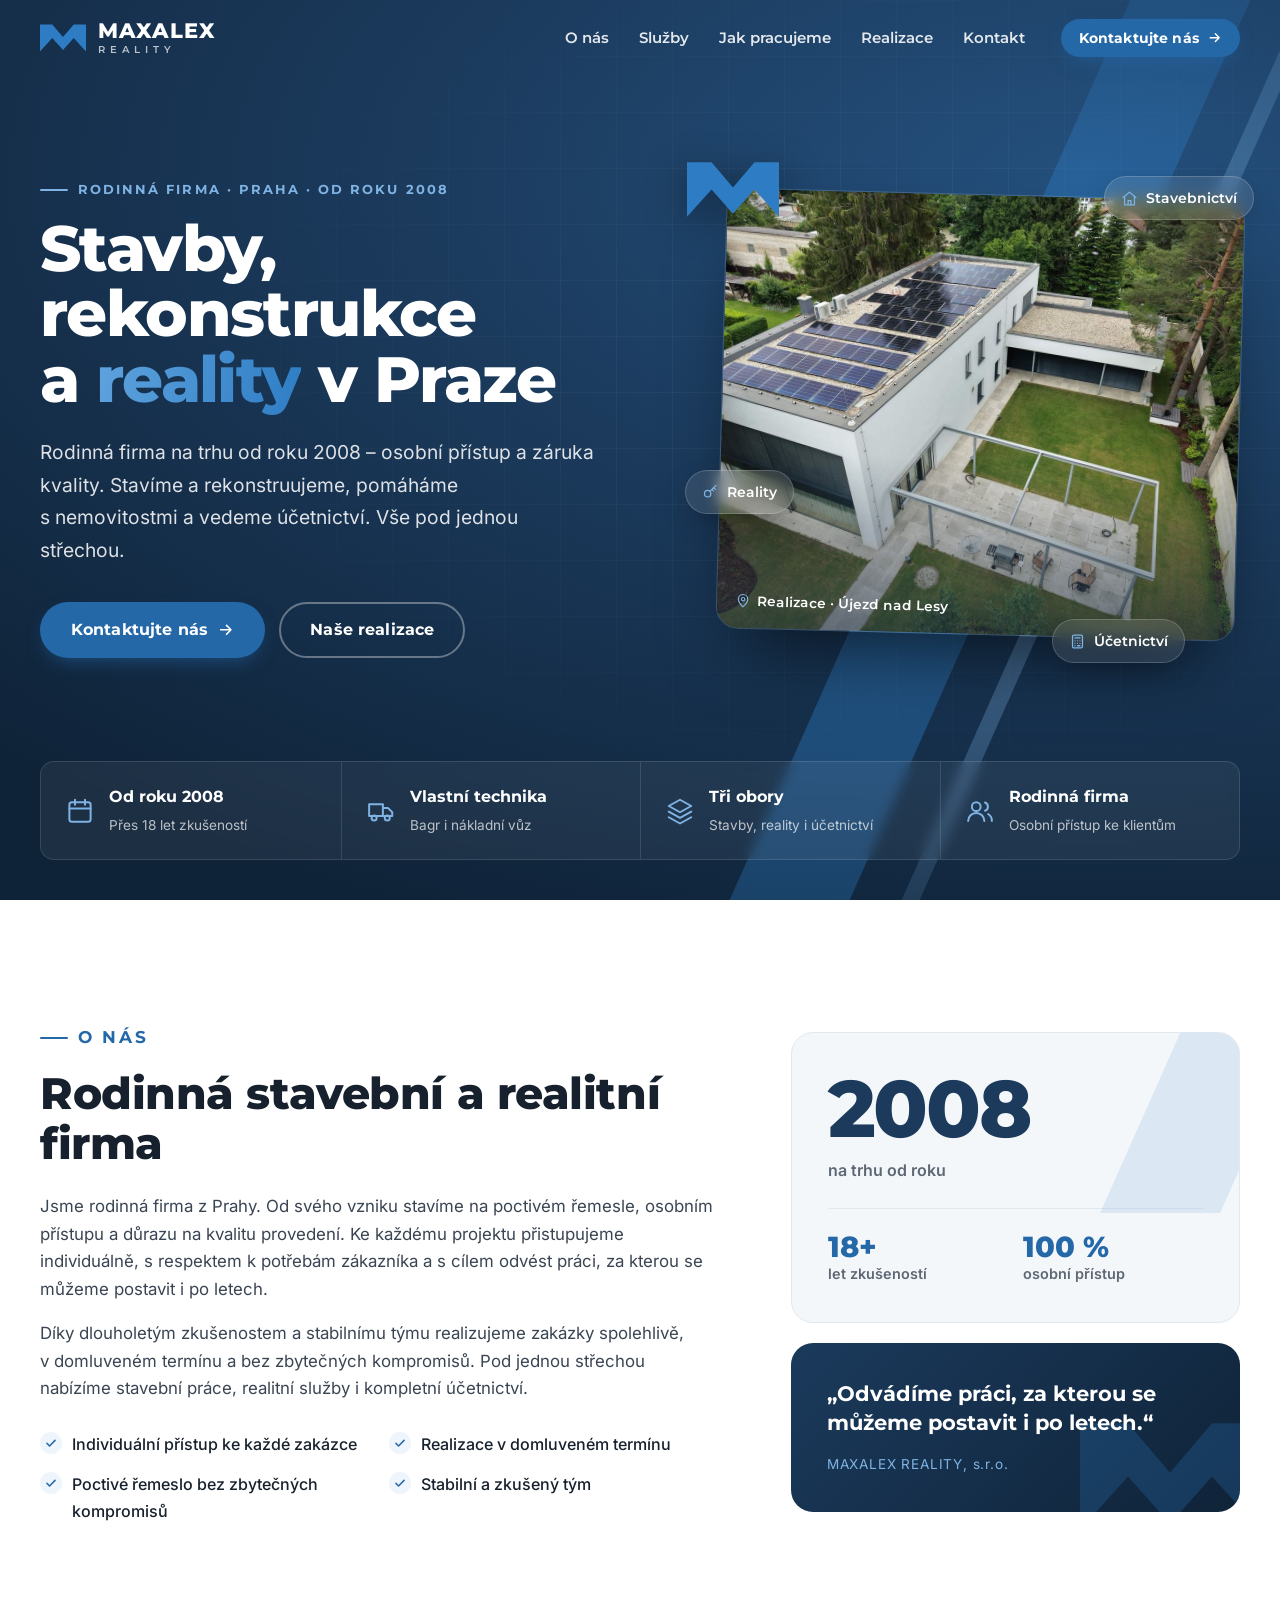
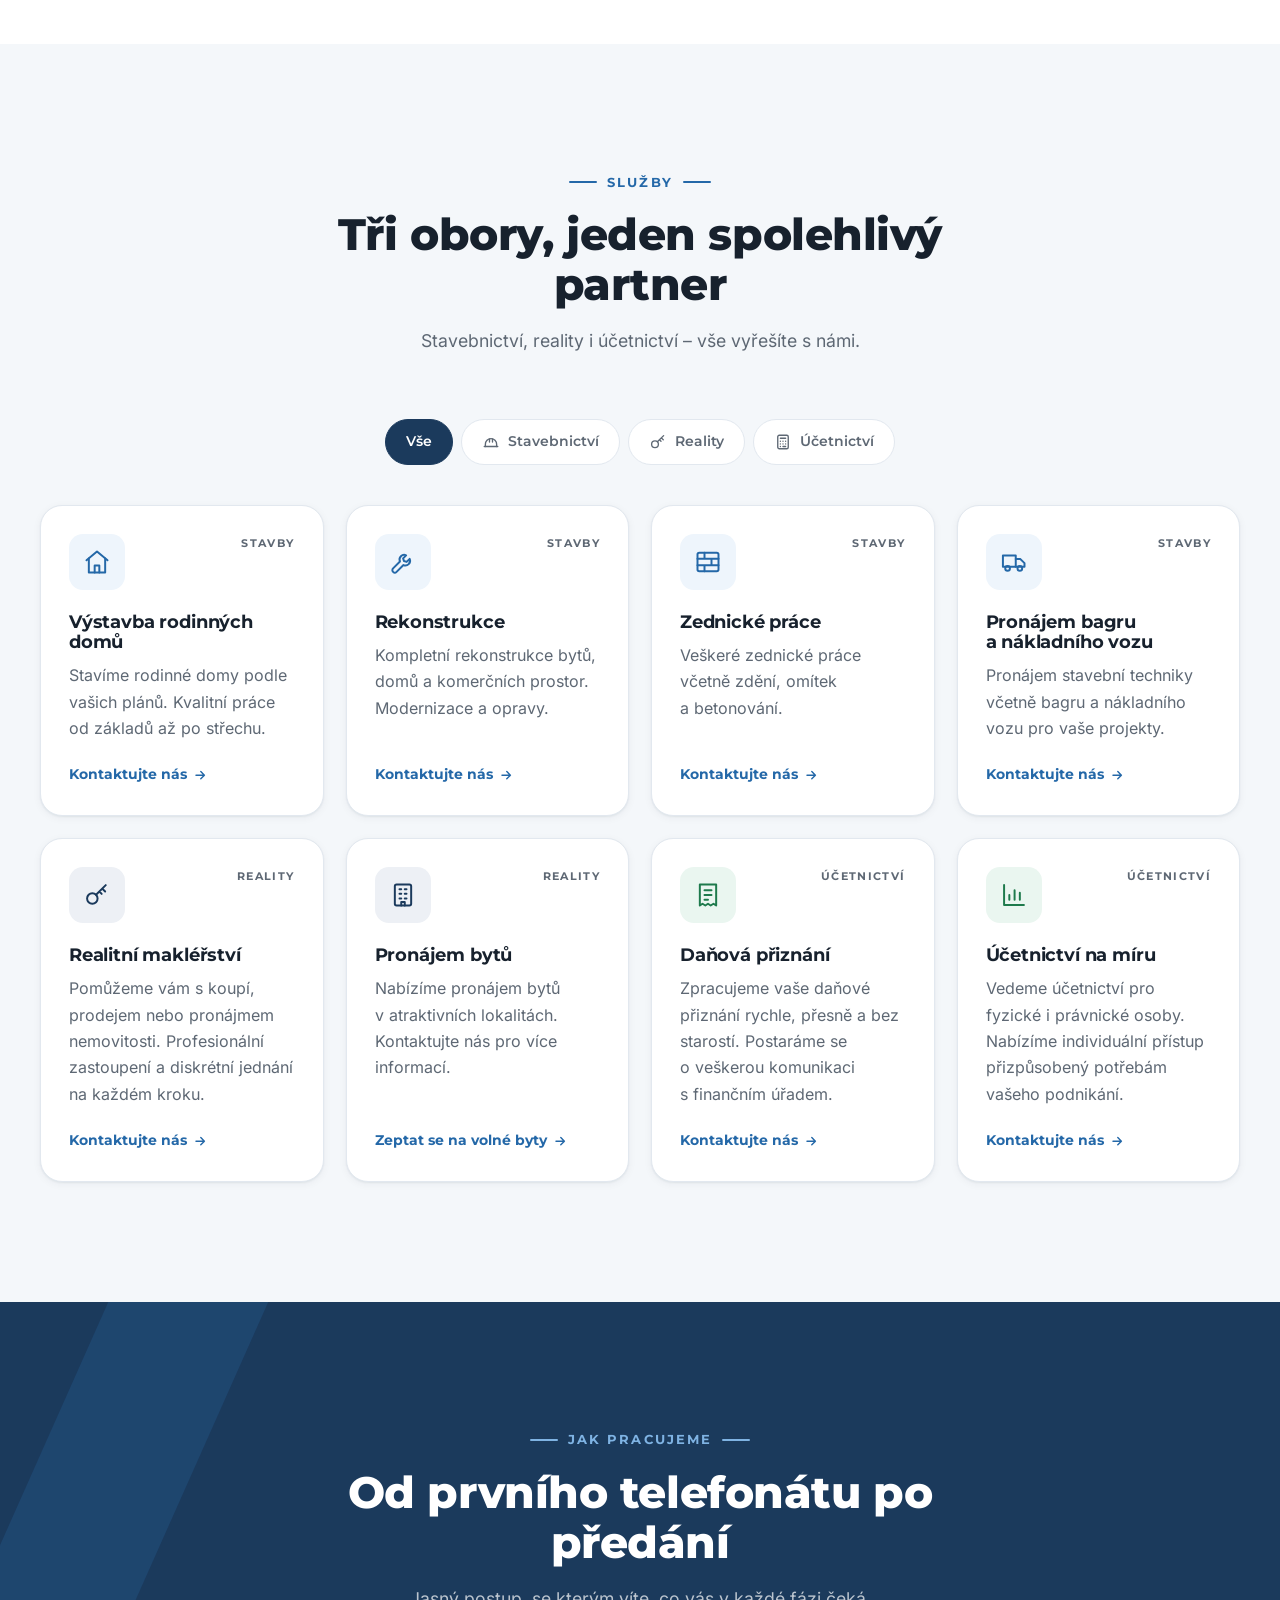
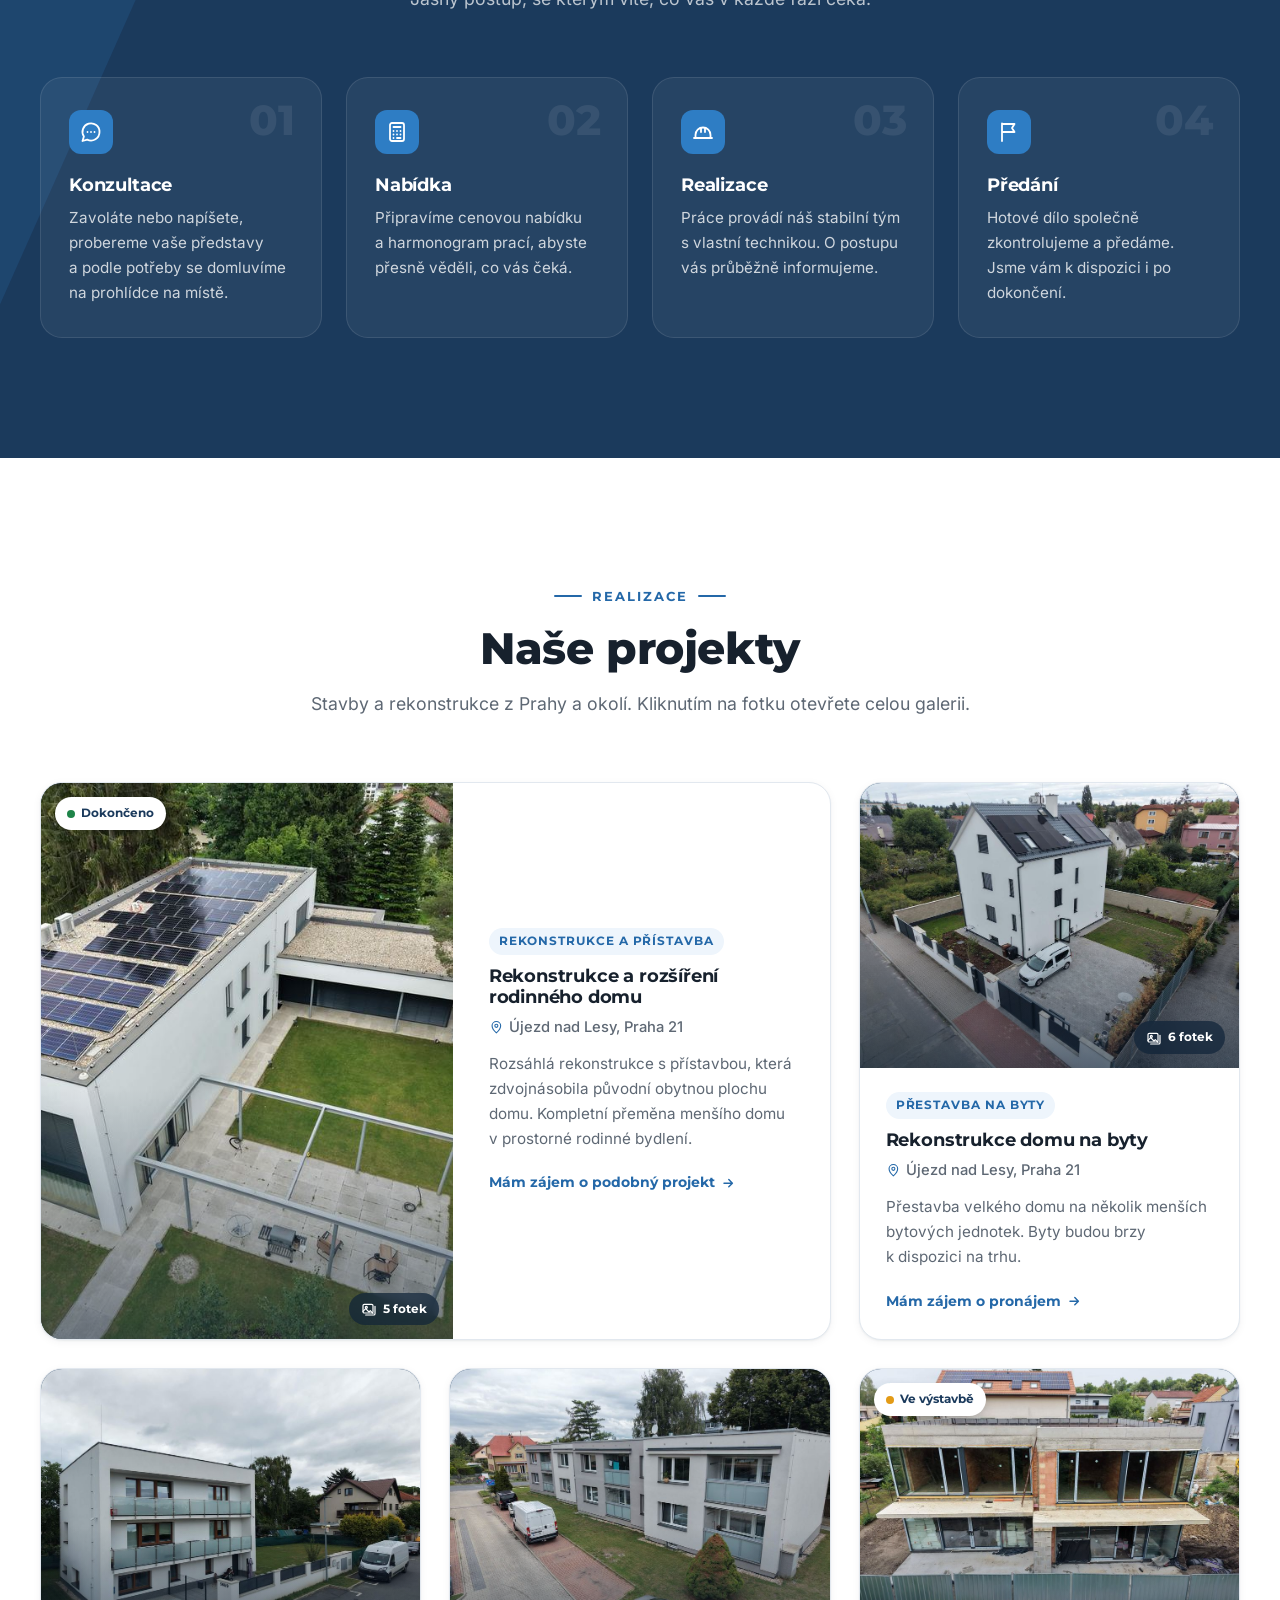
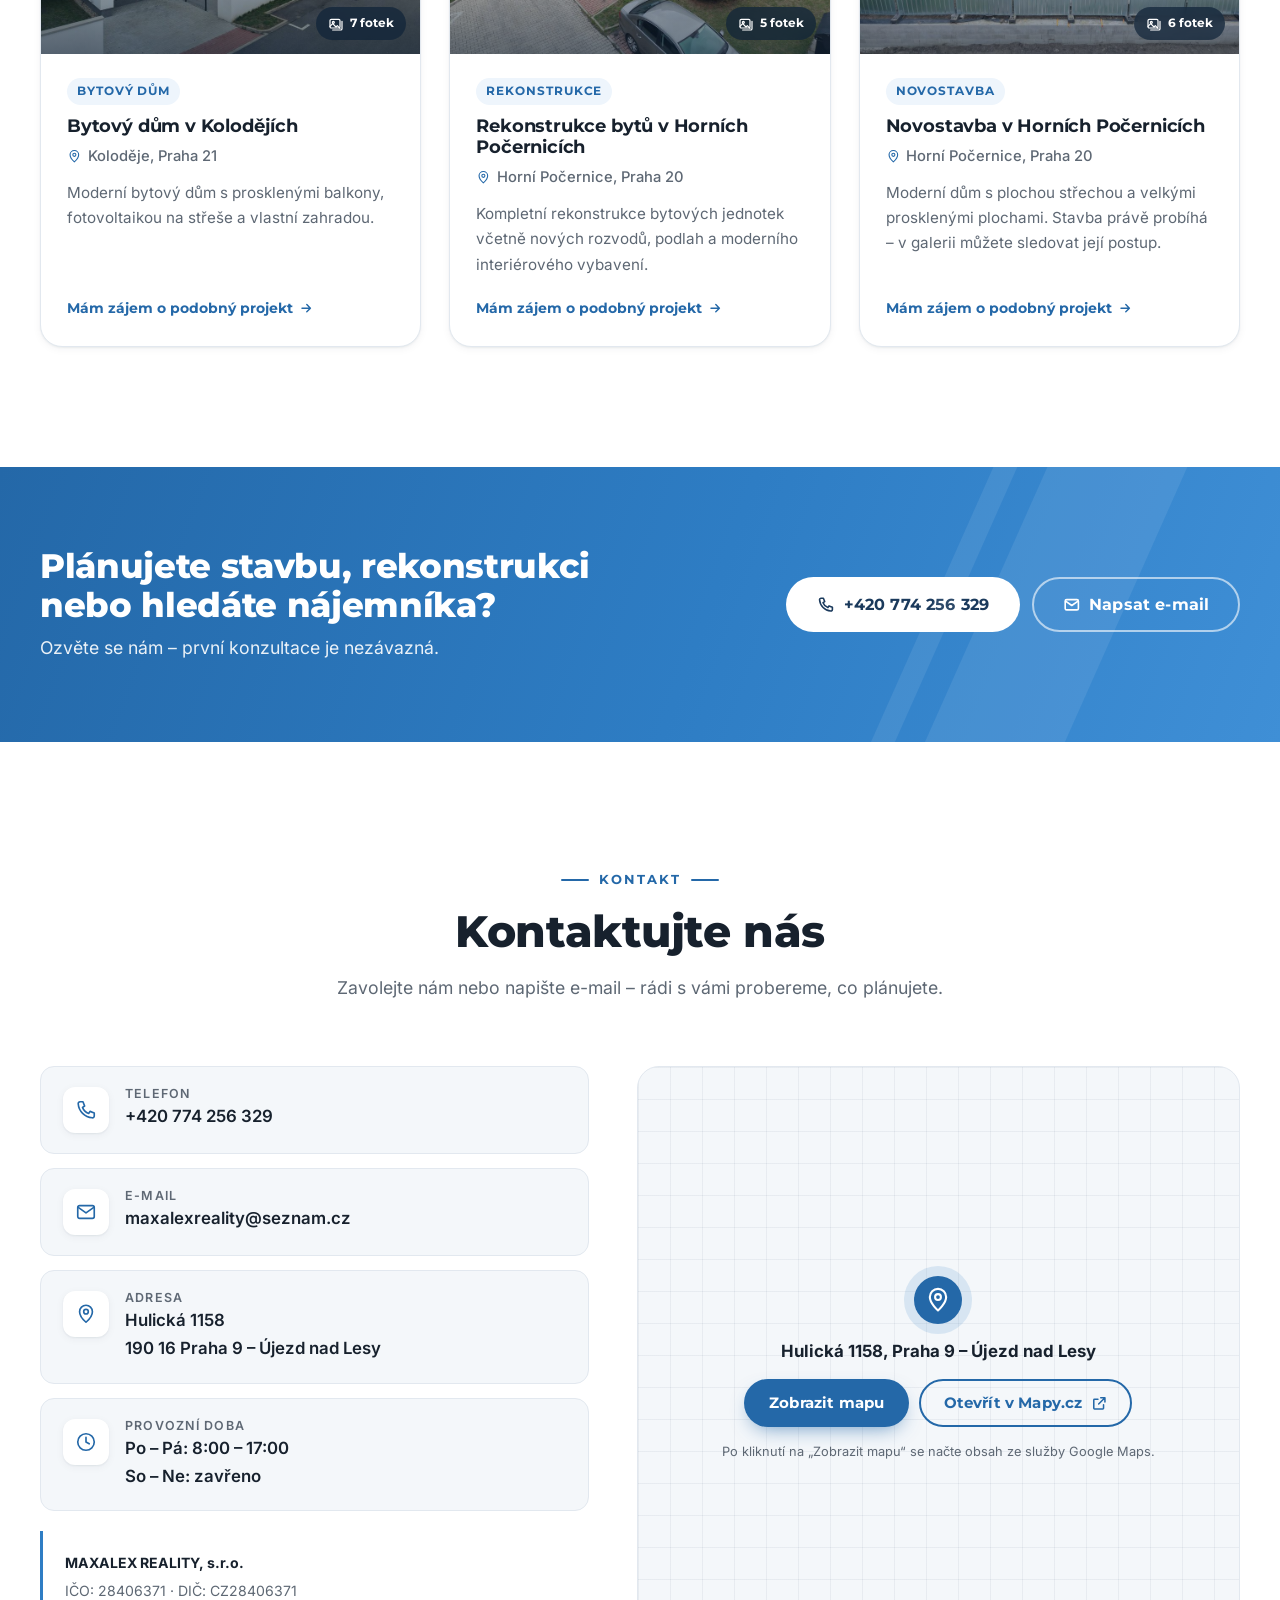
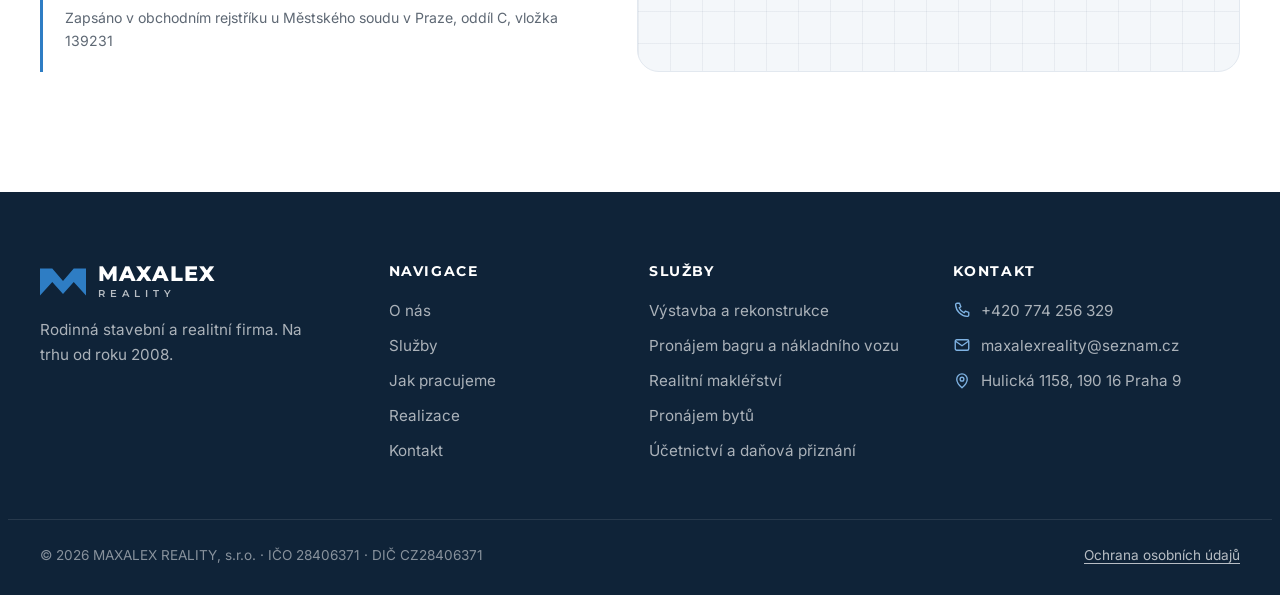
<file: index.html>
<!DOCTYPE html>
<html lang="cs">
<head>
    <meta charset="UTF-8">
    <meta name="viewport" content="width=device-width, initial-scale=1.0">
    <title>MAXALEX REALITY | Stavby, rekonstrukce a reality v Praze</title>
    <meta name="description" content="MAXALEX REALITY – rodinná stavební a realitní firma v Praze. Výstavba rodinných domů, rekonstrukce, zednické práce, pronájem bagru a nákladního vozu, realitní makléřství, pronájem bytů a účetní služby. Na trhu od roku 2008.">
    <meta name="theme-color" content="#1B3A5C">
    <link rel="canonical" href="https://www.maxalexreality.cz/">

    <!-- Sdílení na sociálních sítích -->
    <meta property="og:type" content="website">
    <meta property="og:locale" content="cs_CZ">
    <meta property="og:site_name" content="MAXALEX REALITY">
    <meta property="og:title" content="MAXALEX REALITY | Stavby, rekonstrukce a reality v Praze">
    <meta property="og:description" content="Rodinná stavební a realitní firma v Praze. Výstavba, rekonstrukce, reality a účetní služby s osobním přístupem – na trhu od roku 2008.">
    <meta property="og:url" content="https://www.maxalexreality.cz/">
    <meta property="og:image" content="https://www.maxalexreality.cz/assets/img/og-image.png">
    <meta property="og:image:width" content="1200">
    <meta property="og:image:height" content="630">
    <meta name="twitter:card" content="summary_large_image">

    <link rel="icon" href="favicon.svg" type="image/svg+xml">
    <link rel="apple-touch-icon" href="assets/img/apple-touch-icon.png">
    <link rel="preload" href="assets/fonts/montserrat-latin.woff2" as="font" type="font/woff2" crossorigin>
    <link rel="preload" href="assets/fonts/inter-latin.woff2" as="font" type="font/woff2" crossorigin>
    <link rel="preload" href="assets/img/hero.jpg" as="image" media="(min-width: 1081px)">
    <link rel="stylesheet" href="style.css">
    <script>document.documentElement.classList.add("js");</script>

    <script type="application/ld+json">
    {
        "@context": "https://schema.org",
        "@type": "GeneralContractor",
        "name": "MAXALEX REALITY",
        "legalName": "MAXALEX REALITY, s.r.o.",
        "url": "https://www.maxalexreality.cz/",
        "logo": "https://www.maxalexreality.cz/favicon.svg",
        "image": "https://www.maxalexreality.cz/assets/img/og-image.png",
        "description": "Rodinná stavební a realitní firma v Praze – výstavba rodinných domů, rekonstrukce, zednické práce, pronájem techniky, realitní makléřství, pronájem bytů a účetní služby. Založeno 2008.",
        "telephone": "+420774256329",
        "email": "maxalexreality@seznam.cz",
        "foundingDate": "2008-05-28",
        "taxID": "28406371",
        "vatID": "CZ28406371",
        "address": {
            "@type": "PostalAddress",
            "streetAddress": "Hulická 1158",
            "addressLocality": "Praha 9 – Újezd nad Lesy",
            "postalCode": "190 16",
            "addressCountry": "CZ"
        },
        "areaServed": "Praha a Středočeský kraj",
        "openingHoursSpecification": [{
            "@type": "OpeningHoursSpecification",
            "dayOfWeek": ["Monday", "Tuesday", "Wednesday", "Thursday", "Friday"],
            "opens": "08:00",
            "closes": "17:00"
        }]
    }
    </script>
</head>
<body>

<!-- Ikony (SVG sprite) -->
<svg xmlns="http://www.w3.org/2000/svg" class="sprite" aria-hidden="true">
    <symbol id="i-house" viewBox="0 0 24 24"><path d="M3 10.5 12 3l9 7.5"/><path d="M5 9v12h14V9"/><path d="M10 21v-6h4v6"/></symbol>
    <symbol id="i-wrench" viewBox="0 0 24 24"><path d="M14.7 6.3a4 4 0 0 0-5.3 5.3L3.5 17.5a2.1 2.1 0 0 0 3 3l5.9-5.9a4 4 0 0 0 5.3-5.3l-2.6 2.6-2.3-.7-.7-2.3z"/></symbol>
    <symbol id="i-bricks" viewBox="0 0 24 24"><rect x="3" y="4" width="18" height="16" rx="1.5"/><path d="M3 9.3h18M3 14.7h18M9 4v5.3M15 9.3v5.4M9 14.7V20"/></symbol>
    <symbol id="i-truck" viewBox="0 0 24 24"><path d="M2.5 6.5h11v9.5h-11z"/><path d="M13.5 9.5h4l3.5 3.5v3h-7.5"/><circle cx="6.5" cy="17.5" r="2"/><circle cx="17" cy="17.5" r="2"/></symbol>
    <symbol id="i-clipboard" viewBox="0 0 24 24"><rect x="5" y="4.5" width="14" height="16.5" rx="2"/><path d="M9 4.5V3h6v1.5"/><path d="m9 12 2 2 4-4"/><path d="M9 17h6"/></symbol>
    <symbol id="i-doc" viewBox="0 0 24 24"><path d="M14 3H6.5A1.5 1.5 0 0 0 5 4.5v15A1.5 1.5 0 0 0 6.5 21h11a1.5 1.5 0 0 0 1.5-1.5V8z"/><path d="M14 3v5h5"/><path d="M8.5 13h7M8.5 17h4.5"/></symbol>
    <symbol id="i-key" viewBox="0 0 24 24"><circle cx="8" cy="15" r="4.5"/><path d="m11.2 11.8 8.3-8.3M16.5 6.5l2.5 2.5M14 9l2 2"/></symbol>
    <symbol id="i-building" viewBox="0 0 24 24"><rect x="5" y="3" width="14" height="18" rx="1.5"/><path d="M9 7h1.5M13.5 7H15M9 11h1.5M13.5 11H15M9 15h1.5M13.5 15H15M10.5 21v-3h3v3"/></symbol>
    <symbol id="i-shield" viewBox="0 0 24 24"><path d="M12 3 4.5 6v6c0 4.4 3.2 8.1 7.5 9 4.3-.9 7.5-4.6 7.5-9V6z"/><path d="m9 12 2 2 4-4"/></symbol>
    <symbol id="i-pin" viewBox="0 0 24 24"><path d="M12 21s-7-6.1-7-11.5a7 7 0 0 1 14 0C19 14.9 12 21 12 21z"/><circle cx="12" cy="9.5" r="2.5"/></symbol>
    <symbol id="i-phone" viewBox="0 0 24 24"><path d="M5.5 3h3.2l1.8 4.6-2.3 1.5a11.5 11.5 0 0 0 6.7 6.7l1.5-2.3 4.6 1.8v3.2a2 2 0 0 1-2.2 2A16.5 16.5 0 0 1 3.5 5.2 2 2 0 0 1 5.5 3z"/></symbol>
    <symbol id="i-mail" viewBox="0 0 24 24"><rect x="3" y="5" width="18" height="14" rx="2"/><path d="m3.5 7 8.5 6 8.5-6"/></symbol>
    <symbol id="i-clock" viewBox="0 0 24 24"><circle cx="12" cy="12" r="9"/><path d="M12 7v5l3.5 2"/></symbol>
    <symbol id="i-check" viewBox="0 0 24 24"><path d="m5 12.5 4.5 4.5L19 7.5"/></symbol>
    <symbol id="i-arrow" viewBox="0 0 24 24"><path d="M5 12h14M13 6l6 6-6 6"/></symbol>
    <symbol id="i-chat" viewBox="0 0 24 24"><path d="M20.5 12a8.5 8.5 0 0 1-12.3 7.6L3.5 21l1.4-4.5A8.5 8.5 0 1 1 20.5 12z"/><path d="M8.5 12h.01M12 12h.01M15.5 12h.01"/></symbol>
    <symbol id="i-calc" viewBox="0 0 24 24"><rect x="5" y="3" width="14" height="18" rx="2"/><path d="M8.5 7h7M8.5 11h.01M12 11h.01M15.5 11h.01M8.5 14.5h.01M12 14.5h.01M15.5 14.5h.01M8.5 18h.01M12 18h3.5"/></symbol>
    <symbol id="i-helmet" viewBox="0 0 24 24"><path d="M3 18h18"/><path d="M4.5 18v-3a7.5 7.5 0 0 1 15 0v3"/><path d="M10 7.8V12M14 7.8V12"/></symbol>
    <symbol id="i-flag" viewBox="0 0 24 24"><path d="M5 21V3.5M5 4h12.5l-2.5 4 2.5 4H5"/></symbol>
    <symbol id="i-calendar" viewBox="0 0 24 24"><rect x="3.5" y="5" width="17" height="15.5" rx="2"/><path d="M3.5 10h17M8 3v4M16 3v4"/></symbol>
    <symbol id="i-users" viewBox="0 0 24 24"><circle cx="9" cy="8.5" r="3.5"/><path d="M2.5 20a6.5 6.5 0 0 1 13 0"/><path d="M16 5.2a3.5 3.5 0 0 1 0 6.6M18.5 14.4A6.5 6.5 0 0 1 21.5 20"/></symbol>
    <symbol id="i-layers" viewBox="0 0 24 24"><path d="m12 3 9 5-9 5-9-5z"/><path d="m3 12.5 9 5 9-5"/><path d="m3 17 9 5 9-5"/></symbol>
    <symbol id="i-close" viewBox="0 0 24 24"><path d="M6 6l12 12M18 6 6 18"/></symbol>
    <symbol id="i-up" viewBox="0 0 24 24"><path d="M12 19V5M6 11l6-6 6 6"/></symbol>
    <symbol id="i-external" viewBox="0 0 24 24"><path d="M14 4h6v6M20 4l-9 9"/><path d="M18 14v5a1 1 0 0 1-1 1H5a1 1 0 0 1-1-1V7a1 1 0 0 1 1-1h5"/></symbol>
    <symbol id="i-receipt" viewBox="0 0 24 24"><path d="M5 3h14v18l-2.3-1.5L14.3 21 12 19.5 9.7 21l-2.4-1.5L5 21z"/><path d="M9 8h6M9 12h6M9 16h3"/></symbol>
    <symbol id="i-chart" viewBox="0 0 24 24"><path d="M3.5 3.5v17h17"/><path d="M8 16v-4M12.5 16V8M17 16v-6"/></symbol>
    <symbol id="i-calculator" viewBox="0 0 24 24"><rect x="5" y="3" width="14" height="18" rx="2"/><path d="M8.5 7h7M8.5 11h.01M12 11h.01M15.5 11h.01M8.5 14.5h.01M12 14.5h.01M15.5 14.5h.01M8.5 18h.01M12 18h3.5"/></symbol>
    <symbol id="i-chev-left" viewBox="0 0 24 24"><path d="m15 5-7 7 7 7"/></symbol>
    <symbol id="i-chev-right" viewBox="0 0 24 24"><path d="m9 5 7 7-7 7"/></symbol>
    <symbol id="i-images" viewBox="0 0 24 24"><rect x="3" y="5" width="15" height="13" rx="2"/><path d="M7 21h12a2 2 0 0 0 2-2V8"/><circle cx="8" cy="9.5" r="1.5"/><path d="m3 15.5 4-4 5 5 2-2 4 4"/></symbol>
    <symbol id="i-tag" viewBox="0 0 24 24"><path d="M3 12V4a1 1 0 0 1 1-1h8l9 9-9 9z"/><circle cx="7.5" cy="7.5" r="1.5"/></symbol>
    <symbol id="logo-m" viewBox="0 0 120 71"><path d="M0 0h32l28 33L88 0h32v71L88 35.5 60 67 32 35.5 0 71z"/></symbol>
</svg>

<a class="skip-link" href="#obsah">Přeskočit na obsah</a>

<!-- ============ HLAVIČKA ============ -->
<header class="header" id="header">
    <div class="container header-inner">
        <a href="#domu" class="logo" aria-label="MAXALEX REALITY – úvod">
            <svg class="logo-mark" aria-hidden="true"><use href="#logo-m"/></svg>
            <span class="logo-text">
                <span class="logo-name">MAXALEX</span>
                <span class="logo-tagline">REALITY</span>
            </span>
        </a>

        <nav class="nav" id="nav" aria-label="Hlavní navigace">
            <ul class="nav-links">
                <li><a href="#o-nas">O nás</a></li>
                <li><a href="#sluzby">Služby</a></li>
                <li><a href="#postup">Jak pracujeme</a></li>
                <li><a href="#realizace">Realizace</a></li>
                <li><a href="#kontakt">Kontakt</a></li>
            </ul>
            <a href="#kontakt" class="btn btn-primary btn-sm nav-cta">
                Kontaktujte nás
                <svg class="icon icon-arrow" aria-hidden="true"><use href="#i-arrow"/></svg>
            </a>
        </nav>

        <button class="menu-btn" id="menuBtn" type="button" aria-label="Otevřít menu" aria-expanded="false" aria-controls="nav">
            <span></span><span></span><span></span>
        </button>
    </div>
</header>

<main id="obsah">

    <!-- ============ ÚVOD ============ -->
    <section class="hero" id="domu">
        <div class="hero-bg" aria-hidden="true">
            <div class="hero-grid"></div>
            <div class="hero-stripe"></div>
            <div class="hero-stripe hero-stripe--thin"></div>
        </div>

        <div class="container hero-inner">
            <div class="hero-content">
                <p class="eyebrow eyebrow--light">Rodinná firma &middot; Praha &middot; od roku 2008</p>
                <h1>Stavby, rekonstrukce a&nbsp;<span class="accent">reality</span> v&nbsp;Praze</h1>
                <p class="hero-lead">
                    Rodinná firma na trhu od roku 2008 – osobní přístup a&nbsp;záruka kvality.
                    Stavíme a&nbsp;rekonstruujeme, pomáháme s&nbsp;nemovitostmi a&nbsp;vedeme účetnictví.
                    Vše pod jednou střechou.
                </p>
                <div class="hero-actions">
                    <a href="#kontakt" class="btn btn-primary btn-lg">
                        Kontaktujte nás
                        <svg class="icon icon-arrow" aria-hidden="true"><use href="#i-arrow"/></svg>
                    </a>
                    <a href="#realizace" class="btn btn-ghost btn-lg">Naše realizace</a>
                </div>
            </div>

            <div class="hero-visual">
                <a href="#realizace" class="hero-photo">
                    <img src="assets/img/hero.jpg" alt="Zrekonstruovaný a rozšířený rodinný dům v Újezdu nad Lesy – realizace MAXALEX REALITY" width="1200" height="900" fetchpriority="high">
                    <span class="hero-photo-caption">
                        <svg class="icon" aria-hidden="true"><use href="#i-pin"/></svg>
                        Realizace &middot; Újezd nad Lesy
                    </span>
                </a>
                <svg class="hero-mark-small" aria-hidden="true"><use href="#logo-m"/></svg>
                <ul class="hero-chips" aria-hidden="true">
                    <li class="chip chip--1"><svg class="icon"><use href="#i-house"/></svg>Stavebnictví</li>
                    <li class="chip chip--3"><svg class="icon"><use href="#i-key"/></svg>Reality</li>
                    <li class="chip chip--4"><svg class="icon"><use href="#i-calculator"/></svg>Účetnictví</li>
                </ul>
            </div>
        </div>

        <div class="container">
            <ul class="hero-facts">
                <li>
                    <svg class="icon" aria-hidden="true"><use href="#i-calendar"/></svg>
                    <div><strong>Od roku 2008</strong><span>Přes 18 let zkušeností</span></div>
                </li>
                <li>
                    <svg class="icon" aria-hidden="true"><use href="#i-truck"/></svg>
                    <div><strong>Vlastní technika</strong><span>Bagr i&nbsp;nákladní vůz</span></div>
                </li>
                <li>
                    <svg class="icon" aria-hidden="true"><use href="#i-layers"/></svg>
                    <div><strong>Tři obory</strong><span>Stavby, reality i&nbsp;účetnictví</span></div>
                </li>
                <li>
                    <svg class="icon" aria-hidden="true"><use href="#i-users"/></svg>
                    <div><strong>Rodinná firma</strong><span>Osobní přístup ke klientům</span></div>
                </li>
            </ul>
        </div>
    </section>

    <!-- ============ O NÁS ============ -->
    <section class="section about" id="o-nas">
        <div class="container about-grid">
            <div class="about-text reveal">
                <p class="eyebrow">O nás</p>
                <h2 class="section-title">Rodinná stavební a&nbsp;realitní firma</h2>
                <p>
                    Jsme rodinná firma z&nbsp;Prahy. Od svého vzniku stavíme na poctivém řemesle, osobním přístupu
                    a&nbsp;důrazu na kvalitu provedení. Ke každému projektu přistupujeme individuálně, s&nbsp;respektem
                    k&nbsp;potřebám zákazníka a&nbsp;s&nbsp;cílem odvést práci, za kterou se můžeme postavit i&nbsp;po letech.
                </p>
                <p>
                    Díky dlouholetým zkušenostem a&nbsp;stabilnímu týmu realizujeme zakázky spolehlivě, v&nbsp;domluveném
                    termínu a&nbsp;bez zbytečných kompromisů. Pod jednou střechou nabízíme stavební práce, realitní služby
                    i&nbsp;kompletní účetnictví.
                </p>
                <ul class="checklist">
                    <li><svg class="icon" aria-hidden="true"><use href="#i-check"/></svg>Individuální přístup ke každé zakázce</li>
                    <li><svg class="icon" aria-hidden="true"><use href="#i-check"/></svg>Realizace v&nbsp;domluveném termínu</li>
                    <li><svg class="icon" aria-hidden="true"><use href="#i-check"/></svg>Poctivé řemeslo bez zbytečných kompromisů</li>
                    <li><svg class="icon" aria-hidden="true"><use href="#i-check"/></svg>Stabilní a&nbsp;zkušený tým</li>
                </ul>
            </div>

            <div class="about-aside reveal">
                <div class="about-card about-card--year">
                    <span class="about-year">2008</span>
                    <span class="about-year-label">na trhu od roku</span>
                    <dl class="about-stats">
                        <div><dt>18+</dt><dd>let zkušeností</dd></div>
                        <div><dt>100&nbsp;%</dt><dd>osobní přístup</dd></div>
                    </dl>
                </div>
                <blockquote class="about-card about-card--quote">
                    <svg class="about-quote-mark" aria-hidden="true"><use href="#logo-m"/></svg>
                    <p>„Odvádíme práci, za kterou se můžeme postavit i&nbsp;po letech.“</p>
                    <footer>MAXALEX REALITY, s.r.o.</footer>
                </blockquote>
            </div>
        </div>
    </section>

    <!-- ============ SLUŽBY ============ -->
    <section class="section services" id="sluzby">
        <div class="container">
            <div class="section-head reveal">
                <p class="eyebrow">Služby</p>
                <h2 class="section-title">Tři obory, jeden spolehlivý partner</h2>
                <p class="section-lead">Stavebnictví, reality i&nbsp;účetnictví – vše vyřešíte s&nbsp;námi.</p>
            </div>

            <div class="filter" role="group" aria-label="Filtrovat služby">
                <button type="button" class="filter-btn is-active" data-filter="vse" aria-pressed="true">Vše</button>
                <button type="button" class="filter-btn" data-filter="stavby" aria-pressed="false"><svg class="icon" aria-hidden="true"><use href="#i-helmet"/></svg>Stavebnictví</button>
                <button type="button" class="filter-btn" data-filter="reality" aria-pressed="false"><svg class="icon" aria-hidden="true"><use href="#i-key"/></svg>Reality</button>
                <button type="button" class="filter-btn" data-filter="finance" aria-pressed="false"><svg class="icon" aria-hidden="true"><use href="#i-calculator"/></svg>Účetnictví</button>
            </div>

            <div class="services-grid">
                <article class="service-card reveal" data-category="stavby">
                    <div class="service-icon"><svg class="icon" aria-hidden="true"><use href="#i-house"/></svg></div>
                    <span class="service-tag">Stavby</span>
                    <h3>Výstavba rodinných domů</h3>
                    <p>Stavíme rodinné domy podle vašich plánů. Kvalitní práce od základů až po střechu.</p>
                    <a href="#kontakt" class="service-link">Kontaktujte nás <svg class="icon" aria-hidden="true"><use href="#i-arrow"/></svg></a>
                </article>
                <article class="service-card reveal" data-category="stavby">
                    <div class="service-icon"><svg class="icon" aria-hidden="true"><use href="#i-wrench"/></svg></div>
                    <span class="service-tag">Stavby</span>
                    <h3>Rekonstrukce</h3>
                    <p>Kompletní rekonstrukce bytů, domů a&nbsp;komerčních prostor. Modernizace a&nbsp;opravy.</p>
                    <a href="#kontakt" class="service-link">Kontaktujte nás <svg class="icon" aria-hidden="true"><use href="#i-arrow"/></svg></a>
                </article>
                <article class="service-card reveal" data-category="stavby">
                    <div class="service-icon"><svg class="icon" aria-hidden="true"><use href="#i-bricks"/></svg></div>
                    <span class="service-tag">Stavby</span>
                    <h3>Zednické práce</h3>
                    <p>Veškeré zednické práce včetně zdění, omítek a&nbsp;betonování.</p>
                    <a href="#kontakt" class="service-link">Kontaktujte nás <svg class="icon" aria-hidden="true"><use href="#i-arrow"/></svg></a>
                </article>
                <article class="service-card reveal" data-category="stavby">
                    <div class="service-icon"><svg class="icon" aria-hidden="true"><use href="#i-truck"/></svg></div>
                    <span class="service-tag">Stavby</span>
                    <h3>Pronájem bagru a&nbsp;nákladního vozu</h3>
                    <p>Pronájem stavební techniky včetně bagru a&nbsp;nákladního vozu pro vaše projekty.</p>
                    <a href="#kontakt" class="service-link">Kontaktujte nás <svg class="icon" aria-hidden="true"><use href="#i-arrow"/></svg></a>
                </article>
                <article class="service-card service-card--reality reveal" data-category="reality">
                    <div class="service-icon"><svg class="icon" aria-hidden="true"><use href="#i-key"/></svg></div>
                    <span class="service-tag">Reality</span>
                    <h3>Realitní makléřství</h3>
                    <p>Pomůžeme vám s&nbsp;koupí, prodejem nebo pronájmem nemovitosti. Profesionální zastoupení a&nbsp;diskrétní jednání na každém kroku.</p>
                    <a href="#kontakt" class="service-link">Kontaktujte nás <svg class="icon" aria-hidden="true"><use href="#i-arrow"/></svg></a>
                </article>
                <article class="service-card service-card--reality reveal" data-category="reality">
                    <div class="service-icon"><svg class="icon" aria-hidden="true"><use href="#i-building"/></svg></div>
                    <span class="service-tag">Reality</span>
                    <h3>Pronájem bytů</h3>
                    <p>Nabízíme pronájem bytů v&nbsp;atraktivních lokalitách. Kontaktujte nás pro více informací.</p>
                    <a href="#kontakt" class="service-link">Zeptat se na volné byty <svg class="icon" aria-hidden="true"><use href="#i-arrow"/></svg></a>
                </article>
                <article class="service-card service-card--finance reveal" data-category="finance">
                    <div class="service-icon"><svg class="icon" aria-hidden="true"><use href="#i-receipt"/></svg></div>
                    <span class="service-tag">Účetnictví</span>
                    <h3>Daňová přiznání</h3>
                    <p>Zpracujeme vaše daňové přiznání rychle, přesně a&nbsp;bez starostí. Postaráme se o&nbsp;veškerou komunikaci s&nbsp;finančním úřadem.</p>
                    <a href="#kontakt" class="service-link">Kontaktujte nás <svg class="icon" aria-hidden="true"><use href="#i-arrow"/></svg></a>
                </article>
                <article class="service-card service-card--finance reveal" data-category="finance">
                    <div class="service-icon"><svg class="icon" aria-hidden="true"><use href="#i-chart"/></svg></div>
                    <span class="service-tag">Účetnictví</span>
                    <h3>Účetnictví na míru</h3>
                    <p>Vedeme účetnictví pro fyzické i&nbsp;právnické osoby. Nabízíme individuální přístup přizpůsobený potřebám vašeho podnikání.</p>
                    <a href="#kontakt" class="service-link">Kontaktujte nás <svg class="icon" aria-hidden="true"><use href="#i-arrow"/></svg></a>
                </article>
            </div>
        </div>
    </section>

    <!-- ============ JAK PRACUJEME ============ -->
    <section class="section process" id="postup">
        <div class="container">
            <div class="section-head reveal">
                <p class="eyebrow eyebrow--light">Jak pracujeme</p>
                <h2 class="section-title">Od prvního telefonátu po předání</h2>
                <p class="section-lead">Jasný postup, se kterým víte, co vás v&nbsp;každé fázi čeká.</p>
            </div>
            <ol class="steps">
                <li class="step reveal">
                    <span class="step-num">01</span>
                    <svg class="icon step-icon" aria-hidden="true"><use href="#i-chat"/></svg>
                    <h3>Konzultace</h3>
                    <p>Zavoláte nebo napíšete, probereme vaše představy a&nbsp;podle potřeby se domluvíme na prohlídce na místě.</p>
                </li>
                <li class="step reveal">
                    <span class="step-num">02</span>
                    <svg class="icon step-icon" aria-hidden="true"><use href="#i-calc"/></svg>
                    <h3>Nabídka</h3>
                    <p>Připravíme cenovou nabídku a&nbsp;harmonogram prací, abyste přesně věděli, co vás čeká.</p>
                </li>
                <li class="step reveal">
                    <span class="step-num">03</span>
                    <svg class="icon step-icon" aria-hidden="true"><use href="#i-helmet"/></svg>
                    <h3>Realizace</h3>
                    <p>Práce provádí náš stabilní tým s&nbsp;vlastní technikou. O&nbsp;postupu vás průběžně informujeme.</p>
                </li>
                <li class="step reveal">
                    <span class="step-num">04</span>
                    <svg class="icon step-icon" aria-hidden="true"><use href="#i-flag"/></svg>
                    <h3>Předání</h3>
                    <p>Hotové dílo společně zkontrolujeme a&nbsp;předáme. Jsme vám k&nbsp;dispozici i&nbsp;po dokončení.</p>
                </li>
            </ol>
        </div>
    </section>

    <!-- ============ REALIZACE ============
         Jak přidat projekt: zkopírujte jeden <article class="project"> a upravte texty.
         Fotky dejte do assets/img/realizace/<nazev>/ (01.jpg, 02.jpg… a náhled 01-thumb.jpg ~900 px).
         data-media = seznam fotek (i videí .mp4) pro galerii, oddělený čárkou – první se otevře jako první. -->
    <section class="section projects" id="realizace">
        <div class="container">
            <div class="section-head reveal">
                <p class="eyebrow">Realizace</p>
                <h2 class="section-title">Naše projekty</h2>
                <p class="section-lead">Stavby a&nbsp;rekonstrukce z&nbsp;Prahy a&nbsp;okolí. Kliknutím na fotku otevřete celou galerii.</p>
            </div>

            <div class="projects-grid">
                <article id="projekt-hulicka" class="project reveal project--featured">
                    <button type="button" class="project-media" data-media="assets/img/realizace/hulicka/02.jpg, assets/img/realizace/hulicka/01.jpg, assets/img/realizace/hulicka/03.jpg, assets/img/realizace/hulicka/04.jpg, assets/img/realizace/hulicka/05.jpg" aria-label="Zobrazit projekt: Rekonstrukce a rozšíření rodinného domu (5 fotek)">
                        <img src="assets/img/realizace/hulicka/02-thumb.jpg" alt="Rekonstrukce a rozšíření rodinného domu – Újezd nad Lesy, Praha 21" loading="lazy" width="900" height="675">
                        <span class="project-status">Dokončeno</span>
                        <span class="project-hover" aria-hidden="true"><svg class="icon"><use href="#i-images"/></svg>Zobrazit projekt</span>
                        <span class="project-count"><svg class="icon" aria-hidden="true"><use href="#i-images"/></svg>5 fotek</span>
                    </button>
                    <div class="project-body">
                        <span class="project-tag">Rekonstrukce a&nbsp;přístavba</span>
                        <h3>Rekonstrukce a&nbsp;rozšíření rodinného domu</h3>
                        <p class="project-place"><svg class="icon" aria-hidden="true"><use href="#i-pin"/></svg>Újezd nad Lesy, Praha 21</p>
                        <p class="project-text">Rozsáhlá rekonstrukce s&nbsp;přístavbou, která zdvojnásobila původní obytnou plochu domu. Kompletní přeměna menšího domu v&nbsp;prostorné rodinné bydlení.</p>
                        <a href="#kontakt" class="project-cta">Mám zájem o&nbsp;podobný projekt <svg class="icon" aria-hidden="true"><use href="#i-arrow"/></svg></a>
                    </div>
                    <!-- Informace o stavbě (zobrazí se v detailu projektu). Prázdné <dd></dd> se nezobrazí – stačí doplnit text. -->
                    <dl class="project-info" hidden>
                        <dt>Typ stavby</dt><dd>Rekonstrukce a přístavba rodinného domu</dd>
                        <dt>Lokalita</dt><dd>Újezd nad Lesy, Praha 21</dd>
                        <dt>Stav</dt><dd>Dokončeno</dd>
                        <dt>Rok dokončení</dt><dd></dd>
                        <dt>Rozsah prací</dt><dd></dd>
                        <dt>Užitná plocha</dt><dd></dd>
                        <dt>Počet bytů</dt><dd></dd>
                        <dt>Doba realizace</dt><dd></dd>
                        <dt>Fotografie</dt><dd>červen 2026</dd>
                    </dl>
                </article>
                <article id="projekt-cetnicka" class="project reveal">
                    <button type="button" class="project-media" data-media="assets/img/realizace/cetnicka/01.jpg, assets/img/realizace/cetnicka/02.jpg, assets/img/realizace/cetnicka/03.jpg, assets/img/realizace/cetnicka/04.jpg, assets/img/realizace/cetnicka/05.jpg, assets/img/realizace/cetnicka/06.jpg" aria-label="Zobrazit projekt: Rekonstrukce domu na byty (6 fotek)">
                        <img src="assets/img/realizace/cetnicka/01-thumb.jpg" alt="Rekonstrukce domu na byty – Újezd nad Lesy, Praha 21" loading="lazy" width="900" height="675">
                        
                        <span class="project-hover" aria-hidden="true"><svg class="icon"><use href="#i-images"/></svg>Zobrazit projekt</span>
                        <span class="project-count"><svg class="icon" aria-hidden="true"><use href="#i-images"/></svg>6 fotek</span>
                    </button>
                    <div class="project-body">
                        <span class="project-tag">Přestavba na byty</span>
                        <h3>Rekonstrukce domu na byty</h3>
                        <p class="project-place"><svg class="icon" aria-hidden="true"><use href="#i-pin"/></svg>Újezd nad Lesy, Praha 21</p>
                        <p class="project-text">Přestavba velkého domu na několik menších bytových jednotek. Byty budou brzy k&nbsp;dispozici na trhu.</p>
                        <a href="#kontakt" class="project-cta">Mám zájem o&nbsp;pronájem <svg class="icon" aria-hidden="true"><use href="#i-arrow"/></svg></a>
                    </div>
                    <!-- Informace o stavbě (zobrazí se v detailu projektu). Prázdné <dd></dd> se nezobrazí – stačí doplnit text. -->
                    <dl class="project-info" hidden>
                        <dt>Typ stavby</dt><dd>Přestavba domu na byty</dd>
                        <dt>Lokalita</dt><dd>Újezd nad Lesy, Praha 21</dd>
                        <dt>Stav</dt><dd></dd>
                        <dt>Rok dokončení</dt><dd></dd>
                        <dt>Rozsah prací</dt><dd></dd>
                        <dt>Užitná plocha</dt><dd></dd>
                        <dt>Počet bytů</dt><dd></dd>
                        <dt>Doba realizace</dt><dd></dd>
                        <dt>Fotografie</dt><dd>červenec 2026</dd>
                    </dl>
                </article>
                <article id="projekt-kolodeje" class="project reveal">
                    <button type="button" class="project-media" data-media="assets/img/realizace/kolodeje/02.jpg, assets/img/realizace/kolodeje/01.jpg, assets/img/realizace/kolodeje/03.jpg, assets/img/realizace/kolodeje/04.jpg, assets/img/realizace/kolodeje/05.jpg, assets/img/realizace/kolodeje/06.jpg, assets/img/realizace/kolodeje/07.jpg" aria-label="Zobrazit projekt: Bytový dům v Kolodějích (7 fotek)">
                        <img src="assets/img/realizace/kolodeje/02-thumb.jpg" alt="Bytový dům v Kolodějích – Koloděje, Praha 21" loading="lazy" width="900" height="675">
                        
                        <span class="project-hover" aria-hidden="true"><svg class="icon"><use href="#i-images"/></svg>Zobrazit projekt</span>
                        <span class="project-count"><svg class="icon" aria-hidden="true"><use href="#i-images"/></svg>7 fotek</span>
                    </button>
                    <div class="project-body">
                        <span class="project-tag">Bytový dům</span>
                        <h3>Bytový dům v&nbsp;Kolodějích</h3>
                        <p class="project-place"><svg class="icon" aria-hidden="true"><use href="#i-pin"/></svg>Koloděje, Praha 21</p>
                        <p class="project-text">Moderní bytový dům s&nbsp;prosklenými balkony, fotovoltaikou na střeše a&nbsp;vlastní zahradou.</p>
                        <a href="#kontakt" class="project-cta">Mám zájem o&nbsp;podobný projekt <svg class="icon" aria-hidden="true"><use href="#i-arrow"/></svg></a>
                    </div>
                    <!-- Informace o stavbě (zobrazí se v detailu projektu). Prázdné <dd></dd> se nezobrazí – stačí doplnit text. -->
                    <dl class="project-info" hidden>
                        <dt>Typ stavby</dt><dd>Bytový dům</dd>
                        <dt>Lokalita</dt><dd>Koloděje, Praha 21</dd>
                        <dt>Stav</dt><dd></dd>
                        <dt>Rok dokončení</dt><dd></dd>
                        <dt>Rozsah prací</dt><dd></dd>
                        <dt>Užitná plocha</dt><dd></dd>
                        <dt>Počet bytů</dt><dd></dd>
                        <dt>Doba realizace</dt><dd></dd>
                        <dt>Fotografie</dt><dd>červenec 2026</dd>
                    </dl>
                </article>
                <article id="projekt-u-veze" class="project reveal">
                    <button type="button" class="project-media" data-media="assets/img/realizace/u-veze/05.jpg, assets/img/realizace/u-veze/01.jpg, assets/img/realizace/u-veze/02.jpg, assets/img/realizace/u-veze/03.jpg, assets/img/realizace/u-veze/04.jpg" aria-label="Zobrazit projekt: Rekonstrukce bytů v Horních Počernicích (5 fotek)">
                        <img src="assets/img/realizace/u-veze/05-thumb.jpg" alt="Rekonstrukce bytů v Horních Počernicích – Horní Počernice, Praha 20" loading="lazy" width="900" height="675">
                        
                        <span class="project-hover" aria-hidden="true"><svg class="icon"><use href="#i-images"/></svg>Zobrazit projekt</span>
                        <span class="project-count"><svg class="icon" aria-hidden="true"><use href="#i-images"/></svg>5 fotek</span>
                    </button>
                    <div class="project-body">
                        <span class="project-tag">Rekonstrukce</span>
                        <h3>Rekonstrukce bytů v&nbsp;Horních Počernicích</h3>
                        <p class="project-place"><svg class="icon" aria-hidden="true"><use href="#i-pin"/></svg>Horní Počernice, Praha 20</p>
                        <p class="project-text">Kompletní rekonstrukce bytových jednotek včetně nových rozvodů, podlah a&nbsp;moderního interiérového vybavení.</p>
                        <a href="#kontakt" class="project-cta">Mám zájem o&nbsp;podobný projekt <svg class="icon" aria-hidden="true"><use href="#i-arrow"/></svg></a>
                    </div>
                    <!-- Informace o stavbě (zobrazí se v detailu projektu). Prázdné <dd></dd> se nezobrazí – stačí doplnit text. -->
                    <dl class="project-info" hidden>
                        <dt>Typ stavby</dt><dd>Rekonstrukce bytů</dd>
                        <dt>Lokalita</dt><dd>Horní Počernice, Praha 20</dd>
                        <dt>Stav</dt><dd></dd>
                        <dt>Rok dokončení</dt><dd></dd>
                        <dt>Rozsah prací</dt><dd></dd>
                        <dt>Užitná plocha</dt><dd></dd>
                        <dt>Počet bytů</dt><dd></dd>
                        <dt>Doba realizace</dt><dd></dd>
                        <dt>Fotografie</dt><dd>červenec 2026</dd>
                    </dl>
                </article>
                <article id="projekt-horni-pocernice" class="project reveal">
                    <button type="button" class="project-media" data-media="assets/img/realizace/horni-pocernice/02.jpg, assets/img/realizace/horni-pocernice/01.jpg, assets/img/realizace/horni-pocernice/03.jpg, assets/img/realizace/horni-pocernice/04.jpg, assets/img/realizace/horni-pocernice/05.jpg, assets/img/realizace/horni-pocernice/06.jpg" aria-label="Zobrazit projekt: Novostavba v Horních Počernicích (6 fotek)">
                        <img src="assets/img/realizace/horni-pocernice/02-thumb.jpg" alt="Novostavba v Horních Počernicích – Horní Počernice, Praha 20" loading="lazy" width="900" height="675">
                        <span class="project-status project-status--progress">Ve výstavbě</span>
                        <span class="project-hover" aria-hidden="true"><svg class="icon"><use href="#i-images"/></svg>Zobrazit projekt</span>
                        <span class="project-count"><svg class="icon" aria-hidden="true"><use href="#i-images"/></svg>6 fotek</span>
                    </button>
                    <div class="project-body">
                        <span class="project-tag">Novostavba</span>
                        <h3>Novostavba v&nbsp;Horních Počernicích</h3>
                        <p class="project-place"><svg class="icon" aria-hidden="true"><use href="#i-pin"/></svg>Horní Počernice, Praha 20</p>
                        <p class="project-text">Moderní dům s&nbsp;plochou střechou a&nbsp;velkými prosklenými plochami. Stavba právě probíhá – v&nbsp;galerii můžete sledovat její postup.</p>
                        <a href="#kontakt" class="project-cta">Mám zájem o&nbsp;podobný projekt <svg class="icon" aria-hidden="true"><use href="#i-arrow"/></svg></a>
                    </div>
                    <!-- Informace o stavbě (zobrazí se v detailu projektu). Prázdné <dd></dd> se nezobrazí – stačí doplnit text. -->
                    <dl class="project-info" hidden>
                        <dt>Typ stavby</dt><dd>Novostavba</dd>
                        <dt>Lokalita</dt><dd>Horní Počernice, Praha 20</dd>
                        <dt>Stav</dt><dd>Ve výstavbě</dd>
                        <dt>Rok dokončení</dt><dd></dd>
                        <dt>Rozsah prací</dt><dd></dd>
                        <dt>Užitná plocha</dt><dd></dd>
                        <dt>Počet bytů</dt><dd></dd>
                        <dt>Doba realizace</dt><dd></dd>
                        <dt>Fotografie</dt><dd>červen – červenec 2026</dd>
                    </dl>
                </article>
            </div>
        </div>
    </section>

    <!-- ============ VÝZVA K AKCI ============ -->
    <section class="cta-band">
        <div class="container cta-inner reveal">
            <div>
                <h2>Plánujete stavbu, rekonstrukci nebo hledáte nájemníka?</h2>
                <p>Ozvěte se nám – první konzultace je nezávazná.</p>
            </div>
            <div class="cta-actions">
                <a href="tel:+420774256329" class="btn btn-white btn-lg">
                    <svg class="icon" aria-hidden="true"><use href="#i-phone"/></svg>
                    +420&nbsp;774&nbsp;256&nbsp;329
                </a>
                <a href="mailto:maxalexreality@seznam.cz" class="btn btn-outline-white btn-lg">
                    <svg class="icon" aria-hidden="true"><use href="#i-mail"/></svg>
                    Napsat e-mail
                </a>
            </div>
        </div>
    </section>

    <!-- ============ KONTAKT ============ -->
    <section class="section contact" id="kontakt">
        <div class="container">
            <div class="section-head reveal">
                <p class="eyebrow">Kontakt</p>
                <h2 class="section-title">Kontaktujte nás</h2>
                <p class="section-lead">Zavolejte nám nebo napište e-mail – rádi s&nbsp;vámi probereme, co plánujete.</p>
            </div>

            <div class="contact-grid">
                <div class="contact-info reveal">
                    <ul class="contact-list">
                        <li>
                            <span class="contact-icon"><svg class="icon" aria-hidden="true"><use href="#i-phone"/></svg></span>
                            <div>
                                <h3>Telefon</h3>
                                <a href="tel:+420774256329">+420&nbsp;774&nbsp;256&nbsp;329</a>
                            </div>
                        </li>
                        <li>
                            <span class="contact-icon"><svg class="icon" aria-hidden="true"><use href="#i-mail"/></svg></span>
                            <div>
                                <h3>E-mail</h3>
                                <a href="mailto:maxalexreality@seznam.cz">maxalexreality@seznam.cz</a>
                            </div>
                        </li>
                        <li>
                            <span class="contact-icon"><svg class="icon" aria-hidden="true"><use href="#i-pin"/></svg></span>
                            <div>
                                <h3>Adresa</h3>
                                <address>Hulická 1158<br>190 16 Praha 9 – Újezd nad Lesy</address>
                            </div>
                        </li>
                        <li>
                            <span class="contact-icon"><svg class="icon" aria-hidden="true"><use href="#i-clock"/></svg></span>
                            <div>
                                <h3>Provozní doba</h3>
                                <p>Po – Pá: 8:00 – 17:00<br>So – Ne: zavřeno</p>
                            </div>
                        </li>
                    </ul>

                    <div class="company-box">
                        <strong>MAXALEX REALITY, s.r.o.</strong>
                        <span>IČO: 28406371 &middot; DIČ: CZ28406371</span>
                        <span>Zapsáno v&nbsp;obchodním rejstříku u&nbsp;Městského soudu v&nbsp;Praze, oddíl C, vložka 139231</span>
                    </div>
                </div>

                <!-- Mapa se načte až po kliknutí (bez cookies třetích stran při načtení stránky) -->
                <div class="map contact-map reveal" id="map">
                    <div class="map-placeholder">
                        <svg class="icon" aria-hidden="true"><use href="#i-pin"/></svg>
                        <p><strong>Hulická 1158, Praha 9 – Újezd nad Lesy</strong></p>
                        <div class="map-actions">
                            <button type="button" class="btn btn-primary" id="mapLoad">Zobrazit mapu</button>
                            <a class="btn btn-outline" href="https://mapy.cz/zakladni?q=Hulick%C3%A1%201158%2C%20Praha" target="_blank" rel="noopener">
                                Otevřít v&nbsp;Mapy.cz
                                <svg class="icon" aria-hidden="true"><use href="#i-external"/></svg>
                            </a>
                        </div>
                        <p class="map-note">Po kliknutí na „Zobrazit mapu“ se načte obsah ze služby Google Maps.</p>
                    </div>
                </div>
            </div>
        </div>
    </section>

</main>

<!-- ============ PATIČKA ============ -->
<footer class="footer">
    <div class="container footer-grid">
        <div class="footer-brand">
            <a href="#domu" class="logo logo--light" aria-label="MAXALEX REALITY – úvod">
                <svg class="logo-mark" aria-hidden="true"><use href="#logo-m"/></svg>
                <span class="logo-text">
                    <span class="logo-name">MAXALEX</span>
                    <span class="logo-tagline">REALITY</span>
                </span>
            </a>
            <p>Rodinná stavební a&nbsp;realitní firma. Na trhu od roku 2008.</p>
        </div>

        <div>
            <h3 class="footer-title">Navigace</h3>
            <ul class="footer-links">
                <li><a href="#o-nas">O nás</a></li>
                <li><a href="#sluzby">Služby</a></li>
                <li><a href="#postup">Jak pracujeme</a></li>
                <li><a href="#realizace">Realizace</a></li>
                <li><a href="#kontakt">Kontakt</a></li>
            </ul>
        </div>

        <div>
            <h3 class="footer-title">Služby</h3>
            <ul class="footer-links">
                <li><a href="#sluzby">Výstavba a rekonstrukce</a></li>
                <li><a href="#sluzby">Pronájem bagru a nákladního vozu</a></li>
                <li><a href="#sluzby">Realitní makléřství</a></li>
                <li><a href="#sluzby">Pronájem bytů</a></li>
                <li><a href="#sluzby">Účetnictví a daňová přiznání</a></li>
            </ul>
        </div>

        <div>
            <h3 class="footer-title">Kontakt</h3>
            <ul class="footer-links footer-contact">
                <li><svg class="icon" aria-hidden="true"><use href="#i-phone"/></svg><a href="tel:+420774256329">+420&nbsp;774&nbsp;256&nbsp;329</a></li>
                <li><svg class="icon" aria-hidden="true"><use href="#i-mail"/></svg><a href="mailto:maxalexreality@seznam.cz">maxalexreality@seznam.cz</a></li>
                <li><svg class="icon" aria-hidden="true"><use href="#i-pin"/></svg><span>Hulická 1158, 190 16 Praha 9</span></li>
            </ul>
        </div>
    </div>

    <div class="container footer-bottom">
        <p>&copy; <span id="year">2026</span> MAXALEX REALITY, s.r.o. &middot; IČO 28406371 &middot; DIČ CZ28406371</p>
        <a href="ochrana-osobnich-udaju.html">Ochrana osobních údajů</a>
    </div>
</footer>

<!-- Plovoucí tlačítka -->
<a href="tel:+420774256329" class="fab-call" aria-label="Zavolat +420 774 256 329">
    <svg class="icon" aria-hidden="true"><use href="#i-phone"/></svg>
</a>
<button type="button" class="to-top" id="toTop" aria-label="Zpět nahoru">
    <svg class="icon" aria-hidden="true"><use href="#i-up"/></svg>
</button>

<!-- Detail projektu: velké fotky + informace o stavbě (plní main.js podle karty projektu) -->
<div class="post-modal" id="postModal" role="dialog" aria-modal="true" aria-labelledby="postTitle" hidden>
    <button type="button" class="post-close" id="postClose" aria-label="Zavřít">
        <svg class="icon" aria-hidden="true"><use href="#i-close"/></svg>
    </button>
    <button type="button" class="post-step post-step--prev" id="postPrevProject" aria-label="Předchozí projekt">
        <svg class="icon" aria-hidden="true"><use href="#i-chev-left"/></svg>
    </button>
    <button type="button" class="post-step post-step--next" id="postNextProject" aria-label="Další projekt">
        <svg class="icon" aria-hidden="true"><use href="#i-chev-right"/></svg>
    </button>

    <article class="post" id="post">
        <div class="post-media" id="postMedia">
            <div class="post-track" id="postTrack"></div>
            <button type="button" class="post-arrow post-arrow--prev" id="postPrev" aria-label="Předchozí fotka">
                <svg class="icon" aria-hidden="true"><use href="#i-chev-left"/></svg>
            </button>
            <button type="button" class="post-arrow post-arrow--next" id="postNext" aria-label="Další fotka">
                <svg class="icon" aria-hidden="true"><use href="#i-chev-right"/></svg>
            </button>
            <span class="post-counter" id="postCounter" aria-live="polite"></span>
            <div class="post-dots" id="postDots" aria-hidden="true"></div>
        </div>

        <div class="post-info">
            <header class="post-head">
                <span class="post-status" id="postStatus"></span>
                <h2 class="post-title" id="postTitle"></h2>
                <a class="post-location" id="postLocation" target="_blank" rel="noopener">
                    <svg class="icon" aria-hidden="true"><use href="#i-pin"/></svg>
                    <span></span>
                </a>
            </header>

            <div class="post-body">
                <p class="post-text" id="postText"></p>
                <h3 class="post-subtitle">Informace o stavbě</h3>
                <dl class="post-details" id="postDetails"></dl>
            </div>

            <div class="post-cta">
                <p class="post-cta-label">Máte zájem o&nbsp;podobný projekt?</p>
                <div class="post-cta-buttons">
                    <a href="tel:+420774256329" class="btn btn-primary">
                        <svg class="icon" aria-hidden="true"><use href="#i-phone"/></svg>
                        Zavolat
                    </a>
                    <a href="mailto:maxalexreality@seznam.cz" class="btn btn-outline" id="postMail">
                        <svg class="icon" aria-hidden="true"><use href="#i-mail"/></svg>
                        Napsat e-mail
                    </a>
                </div>
            </div>
        </div>
    </article>
</div>

<script src="main.js" defer></script>
</body>
</html>
</file>
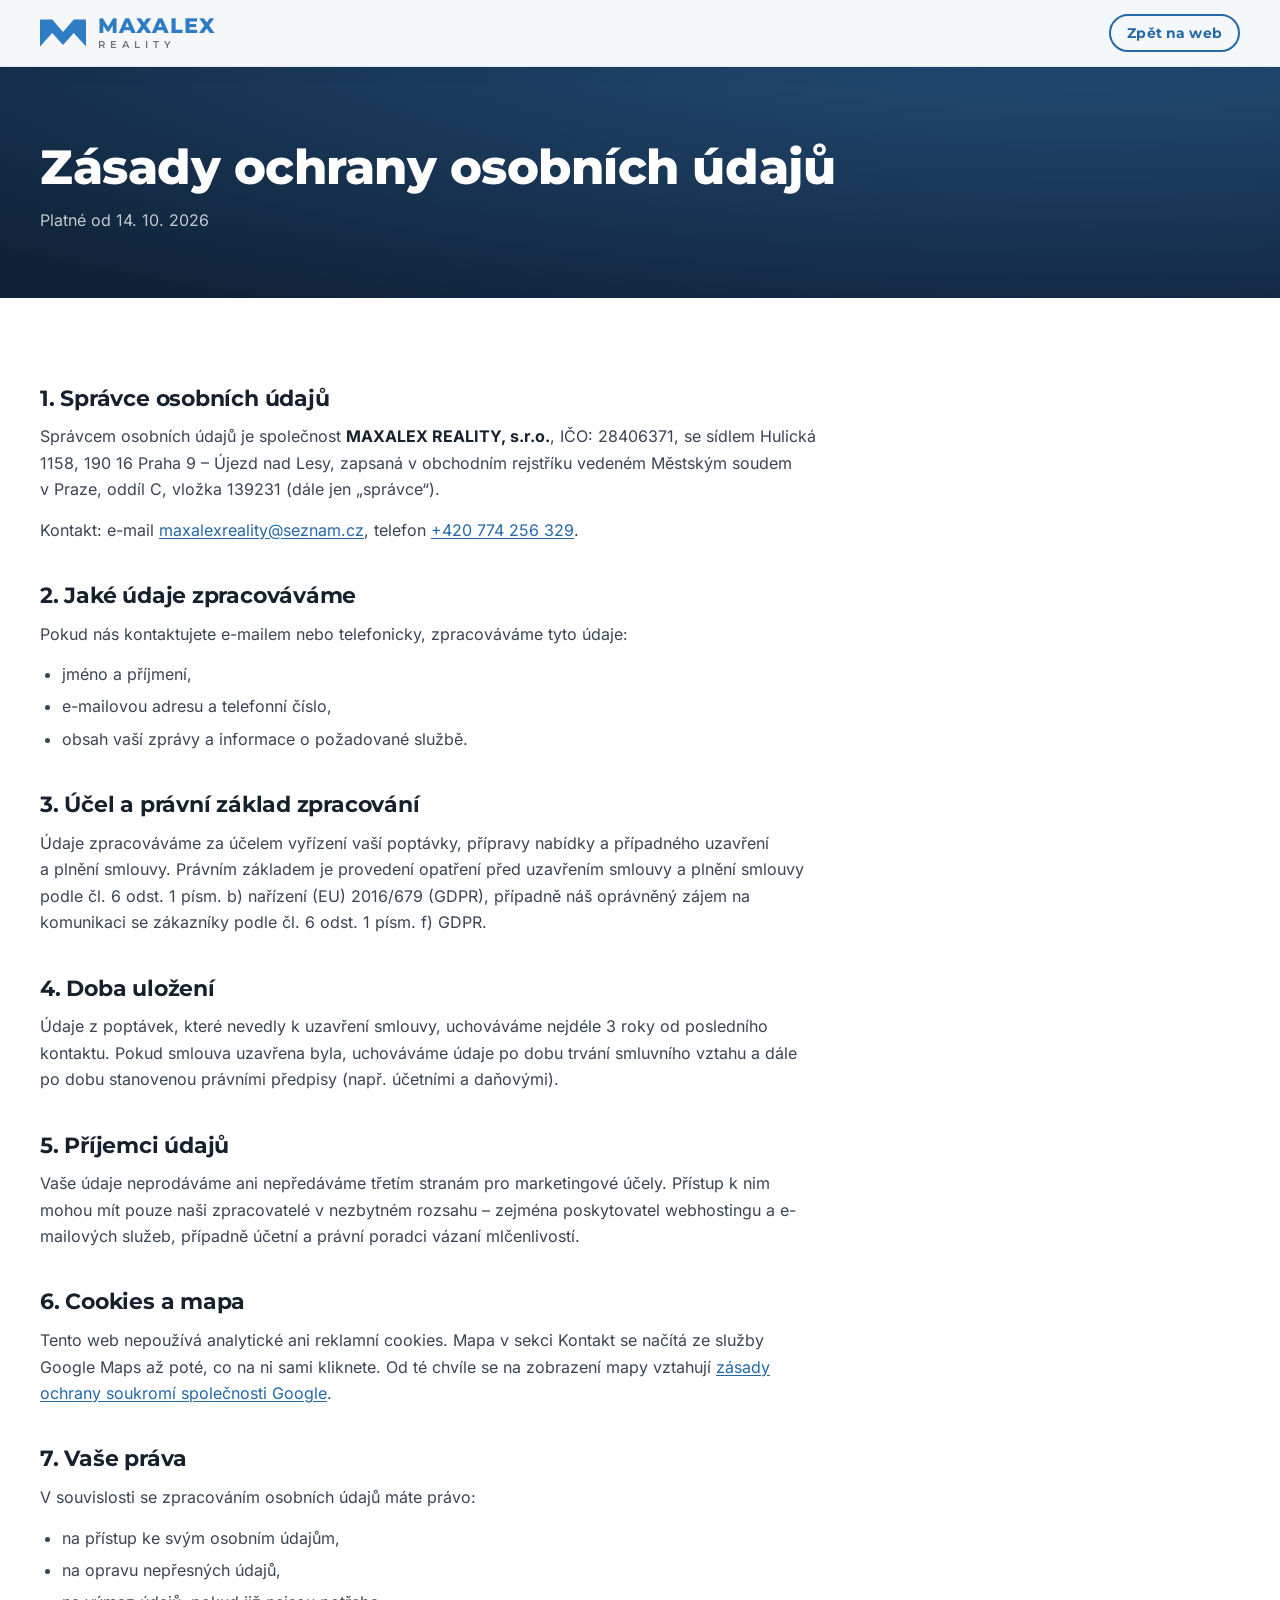
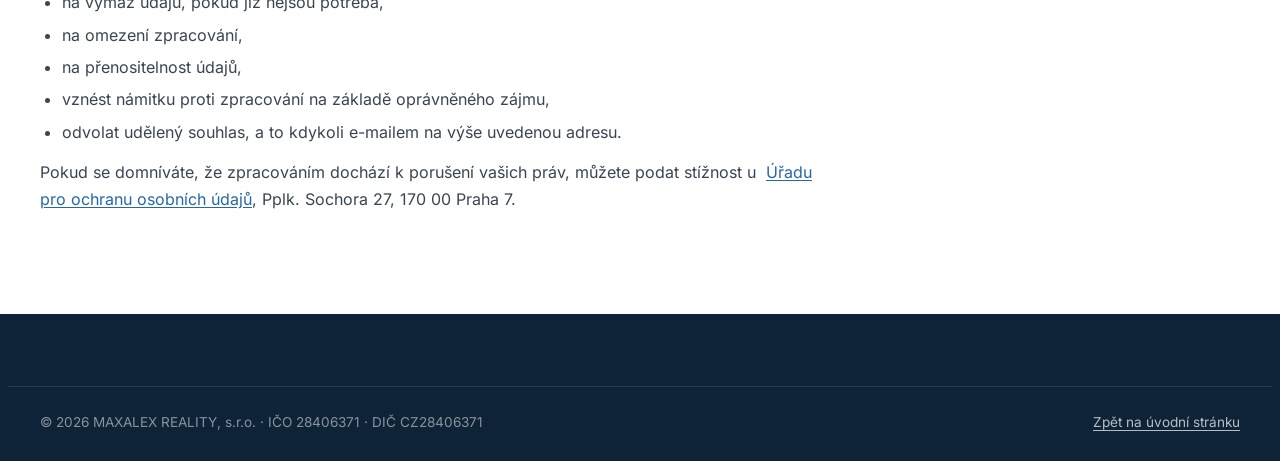
<file: ochrana-osobnich-udaju.html>
<!DOCTYPE html>
<html lang="cs">
<head>
    <meta charset="UTF-8">
    <meta name="viewport" content="width=device-width, initial-scale=1.0">
    <title>Zásady ochrany osobních údajů | MAXALEX REALITY</title>
    <meta name="description" content="Informace o zpracování osobních údajů společností MAXALEX REALITY, s.r.o.">
    <meta name="theme-color" content="#1B3A5C">
    <link rel="canonical" href="https://www.maxalexreality.cz/ochrana-osobnich-udaju.html">
    <link rel="icon" href="favicon.svg" type="image/svg+xml">
    <link rel="apple-touch-icon" href="assets/img/apple-touch-icon.png">
    <link rel="stylesheet" href="style.css">
</head>
<body>

<header class="header is-scrolled">
    <div class="container header-inner">
        <a href="index.html" class="logo" aria-label="MAXALEX REALITY – úvodní stránka">
            <svg class="logo-mark" viewBox="0 0 120 71" aria-hidden="true"><path d="M0 0h32l28 33L88 0h32v71L88 35.5 60 67 32 35.5 0 71z"/></svg>
            <span class="logo-text">
                <span class="logo-name">MAXALEX</span>
                <span class="logo-tagline">REALITY</span>
            </span>
        </a>
        <a href="index.html" class="btn btn-outline btn-sm">Zpět na web</a>
    </div>
</header>

<main>
    <section class="page-header">
        <div class="container">
            <h1>Zásady ochrany osobních údajů</h1>
            <p>Platné od 14. 10. 2026</p>
        </div>
    </section>

    <div class="container">
        <article class="prose">
            <h2>1. Správce osobních údajů</h2>
            <p>
                Správcem osobních údajů je společnost <strong>MAXALEX REALITY, s.r.o.</strong>, IČO: 28406371,
                se sídlem Hulická 1158, 190 16 Praha 9 – Újezd nad Lesy, zapsaná v&nbsp;obchodním rejstříku vedeném
                Městským soudem v&nbsp;Praze, oddíl C, vložka 139231 (dále jen „správce“).
            </p>
            <p>
                Kontakt: e-mail <a href="mailto:maxalexreality@seznam.cz">maxalexreality@seznam.cz</a>,
                telefon <a href="tel:+420774256329">+420&nbsp;774&nbsp;256&nbsp;329</a>.
            </p>

            <h2>2. Jaké údaje zpracováváme</h2>
            <p>Pokud nás kontaktujete e-mailem nebo telefonicky, zpracováváme tyto údaje:</p>
            <ul>
                <li>jméno a&nbsp;příjmení,</li>
                <li>e-mailovou adresu a&nbsp;telefonní číslo,</li>
                <li>obsah vaší zprávy a&nbsp;informace o&nbsp;požadované službě.</li>
            </ul>

            <h2>3. Účel a&nbsp;právní základ zpracování</h2>
            <p>
                Údaje zpracováváme za účelem vyřízení vaší poptávky, přípravy nabídky a&nbsp;případného uzavření
                a&nbsp;plnění smlouvy. Právním základem je provedení opatření před uzavřením smlouvy a&nbsp;plnění
                smlouvy podle čl. 6 odst. 1 písm. b) nařízení (EU) 2016/679 (GDPR), případně náš oprávněný zájem
                na komunikaci se zákazníky podle čl. 6 odst. 1 písm. f) GDPR.
            </p>

            <h2>4. Doba uložení</h2>
            <p>
                Údaje z&nbsp;poptávek, které nevedly k&nbsp;uzavření smlouvy, uchováváme nejdéle 3 roky od posledního
                kontaktu. Pokud smlouva uzavřena byla, uchováváme údaje po dobu trvání smluvního vztahu a&nbsp;dále po
                dobu stanovenou právními předpisy (např. účetními a&nbsp;daňovými).
            </p>

            <h2>5. Příjemci údajů</h2>
            <p>
                Vaše údaje neprodáváme ani nepředáváme třetím stranám pro marketingové účely. Přístup k&nbsp;nim mohou
                mít pouze naši zpracovatelé v&nbsp;nezbytném rozsahu – zejména poskytovatel webhostingu a&nbsp;e-mailových
                služeb, případně účetní a&nbsp;právní poradci vázaní mlčenlivostí.
            </p>

            <h2>6. Cookies a&nbsp;mapa</h2>
            <p>
                Tento web nepoužívá analytické ani reklamní cookies. Mapa v&nbsp;sekci Kontakt se načítá ze služby
                Google Maps až poté, co na ni sami kliknete. Od té chvíle se na zobrazení mapy vztahují
                <a href="https://policies.google.com/privacy?hl=cs" target="_blank" rel="noopener">zásady ochrany soukromí společnosti Google</a>.
            </p>

            <h2>7. Vaše práva</h2>
            <p>V&nbsp;souvislosti se zpracováním osobních údajů máte právo:</p>
            <ul>
                <li>na přístup ke svým osobním údajům,</li>
                <li>na opravu nepřesných údajů,</li>
                <li>na výmaz údajů, pokud již nejsou potřeba,</li>
                <li>na omezení zpracování,</li>
                <li>na přenositelnost údajů,</li>
                <li>vznést námitku proti zpracování na základě oprávněného zájmu,</li>
                <li>odvolat udělený souhlas, a&nbsp;to kdykoli e-mailem na výše uvedenou adresu.</li>
            </ul>
            <p>
                Pokud se domníváte, že zpracováním dochází k&nbsp;porušení vašich práv, můžete podat stížnost u&nbsp;
                <a href="https://uoou.gov.cz" target="_blank" rel="noopener">Úřadu pro ochranu osobních údajů</a>,
                Pplk. Sochora 27, 170 00 Praha 7.
            </p>
        </article>
    </div>
</main>

<footer class="footer">
    <div class="container footer-bottom">
        <p>&copy; 2026 MAXALEX REALITY, s.r.o. &middot; IČO 28406371 &middot; DIČ CZ28406371</p>
        <a href="index.html">Zpět na úvodní stránku</a>
    </div>
</footer>

</body>
</html>
</file>
<file: style.css>
﻿/* =========================================================
   MAXALEX REALITY – hlavní styly
   Barvy vychází z firemního manuálu (polep vozidel):
   Deep Navy #1B3A5C · Brand Blue #2E7DC4 · Reality Gray #6F7277
   ========================================================= */

/* ---------- Písma (hostovaná lokálně – bez Google Fonts) ---------- */
@font-face {
    font-family: "Montserrat";
    font-style: normal;
    font-weight: 500 800;
    font-display: swap;
    src: url("assets/fonts/montserrat-latin-ext.woff2") format("woff2");
    unicode-range: U+0100-02BA, U+02BD-02C5, U+02C7-02CC, U+02CE-02D7, U+02DD-02FF, U+0304, U+0308, U+0329, U+1D00-1DBF, U+1E00-1E9F, U+1EF2-1EFF, U+2020, U+20A0-20AB, U+20AD-20C4, U+2113, U+2C60-2C7F, U+A720-A7FF;
}
@font-face {
    font-family: "Montserrat";
    font-style: normal;
    font-weight: 500 800;
    font-display: swap;
    src: url("assets/fonts/montserrat-latin.woff2") format("woff2");
    unicode-range: U+0000-00FF, U+0131, U+0152-0153, U+02BB-02BC, U+02C6, U+02DA, U+02DC, U+0304, U+0308, U+0329, U+2000-206F, U+20AC, U+2122, U+2191, U+2193, U+2212, U+2215, U+FEFF, U+FFFD;
}
@font-face {
    font-family: "Inter";
    font-style: normal;
    font-weight: 400 700;
    font-display: swap;
    src: url("assets/fonts/inter-latin-ext.woff2") format("woff2");
    unicode-range: U+0100-02BA, U+02BD-02C5, U+02C7-02CC, U+02CE-02D7, U+02DD-02FF, U+0304, U+0308, U+0329, U+1D00-1DBF, U+1E00-1E9F, U+1EF2-1EFF, U+2020, U+20A0-20AB, U+20AD-20C4, U+2113, U+2C60-2C7F, U+A720-A7FF;
}
@font-face {
    font-family: "Inter";
    font-style: normal;
    font-weight: 400 700;
    font-display: swap;
    src: url("assets/fonts/inter-latin.woff2") format("woff2");
    unicode-range: U+0000-00FF, U+0131, U+0152-0153, U+02BB-02BC, U+02C6, U+02DA, U+02DC, U+0304, U+0308, U+0329, U+2000-206F, U+20AC, U+2122, U+2191, U+2193, U+2212, U+2215, U+FEFF, U+FFFD;
}

/* ---------- Proměnné ---------- */
:root {
    --navy: #1B3A5C;
    --navy-800: #152f4b;
    --navy-900: #0f2338;
    --blue: #2E7DC4;
    --blue-600: #2468A8;     /* tlačítka a malý text – kontrast AA na bílé */
    --blue-300: #7FB3E3;
    --blue-50: #EEF5FC;
    --gray: #6F7277;
    --ink: #17212D;
    --text: #3A4553;
    --muted: #5E6874;
    --line: #E2E8EF;
    --bg: #FFFFFF;
    --bg-soft: #F4F7FA;
    --white: #FFFFFF;
    --danger: #C0392B;
    --success: #1E8449;

    --font-head: "Montserrat", "Segoe UI", system-ui, sans-serif;
    --font-body: "Inter", "Segoe UI", system-ui, -apple-system, sans-serif;

    --radius-sm: 8px;
    --radius: 14px;
    --radius-lg: 22px;
    --shadow-sm: 0 1px 2px rgba(15, 35, 56, .06), 0 2px 8px rgba(15, 35, 56, .05);
    --shadow: 0 10px 30px -10px rgba(15, 35, 56, .18), 0 2px 6px rgba(15, 35, 56, .05);
    --shadow-lg: 0 30px 60px -20px rgba(15, 35, 56, .35);
    --ease: cubic-bezier(.22, .61, .36, 1);
    --header-h: 76px;
    --container: 1200px;
    --gutter: clamp(16px, 4vw, 32px);
}

/* ---------- Základ ---------- */
*,
*::before,
*::after {
    box-sizing: border-box;
}

* {
    margin: 0;
    padding: 0;
}

html {
    scroll-behavior: smooth;
    scroll-padding-top: calc(var(--header-h) + 8px);
    -webkit-text-size-adjust: 100%;
}

body {
    font-family: var(--font-body);
    font-size: 1rem;
    line-height: 1.65;
    color: var(--text);
    background: var(--bg);
    -webkit-font-smoothing: antialiased;
    text-rendering: optimizeLegibility;
    overflow-x: hidden;
}

body.menu-open {
    overflow: hidden;
}

img,
svg {
    display: block;
    max-width: 100%;
}

a {
    color: inherit;
    text-decoration: none;
}

button,
input,
select,
textarea {
    font: inherit;
    color: inherit;
}

button {
    cursor: pointer;
    background: none;
    border: 0;
}

ul,
ol {
    list-style: none;
}

h1, h2, h3, h4 {
    font-family: var(--font-head);
    color: var(--ink);
    line-height: 1.15;
    letter-spacing: -.01em;
}

address {
    font-style: normal;
}

:focus-visible {
    outline: 3px solid var(--blue);
    outline-offset: 3px;
    border-radius: 4px;
}

::selection {
    background: var(--blue);
    color: var(--white);
}

.sprite {
    position: absolute;
    width: 0;
    height: 0;
    overflow: hidden;
}

.icon {
    width: 1.25em;
    height: 1.25em;
    flex-shrink: 0;
    fill: none;
    stroke: currentColor;
    stroke-width: 1.8;
    stroke-linecap: round;
    stroke-linejoin: round;
}

.container {
    width: 100%;
    max-width: calc(var(--container) + var(--gutter) * 2);
    margin-inline: auto;
    padding-inline: var(--gutter);
}

.skip-link {
    position: absolute;
    left: 16px;
    top: -100px;
    z-index: 2000;
    padding: 12px 20px;
    background: var(--navy);
    color: var(--white);
    border-radius: var(--radius-sm);
    font-weight: 600;
}

.skip-link:focus {
    top: 16px;
}

/* ---------- Tlačítka ---------- */
.btn {
    display: inline-flex;
    align-items: center;
    justify-content: center;
    gap: .55em;
    padding: .85em 1.5em;
    border-radius: 999px;
    border: 2px solid transparent;
    font-family: var(--font-head);
    font-weight: 700;
    font-size: .95rem;
    letter-spacing: .01em;
    line-height: 1.2;
    white-space: nowrap;
    transition: background-color .25s var(--ease), color .25s var(--ease), border-color .25s var(--ease), transform .25s var(--ease), box-shadow .25s var(--ease);
}

.btn .icon {
    width: 1.1em;
    height: 1.1em;
    stroke-width: 2.2;
    transition: transform .25s var(--ease);
}

.btn:hover .icon-arrow {
    transform: translateX(3px);
}

.btn-sm {
    padding: .6em 1.15em;
    font-size: .875rem;
}

.btn-lg {
    padding: 1em 1.8em;
    font-size: 1rem;
}

.btn-block {
    width: 100%;
}

.btn-primary {
    background: var(--blue-600);
    color: var(--white);
    box-shadow: 0 8px 20px -8px rgba(36, 104, 168, .7);
}

.btn-primary:hover {
    background: var(--navy);
    transform: translateY(-2px);
}

.btn-ghost {
    color: var(--white);
    border-color: rgba(255, 255, 255, .35);
}

.btn-ghost:hover {
    background: rgba(255, 255, 255, .1);
    border-color: var(--white);
}

.btn-outline {
    color: var(--blue-600);
    border-color: currentColor;
}

.btn-outline:hover {
    background: var(--blue-600);
    border-color: var(--blue-600);
    color: var(--white);
}

.btn-white {
    background: var(--white);
    color: var(--navy);
}

.btn-white:hover {
    transform: translateY(-2px);
    box-shadow: 0 12px 24px -10px rgba(0, 0, 0, .4);
}

.btn-outline-white {
    color: var(--white);
    border-color: rgba(255, 255, 255, .6);
}

.btn-outline-white:hover {
    background: var(--white);
    color: var(--navy);
    border-color: var(--white);
}

/* ---------- Logo ---------- */
.logo {
    position: relative;
    z-index: 1101; /* zůstane vidět i nad otevřeným mobilním menu */
    display: inline-flex;
    align-items: center;
    gap: 12px;
    color: var(--blue);
}

.logo-mark {
    width: 46px;
    height: 28px;
    fill: currentColor;
    stroke: none;
}

.logo-text {
    display: flex;
    flex-direction: column;
    line-height: 1;
}

.logo-name {
    font-family: var(--font-head);
    font-weight: 800;
    font-size: 1.3rem;
    letter-spacing: .06em;
    color: var(--blue);
}

.logo-tagline {
    margin-top: 4px;
    font-family: var(--font-head);
    font-weight: 600;
    font-size: .62rem;
    letter-spacing: .5em;
    color: var(--gray);
}

.logo--light .logo-name,
.logo--light .logo-tagline {
    color: var(--white);
}

.logo--light .logo-tagline {
    opacity: .7;
}

/* ---------- Hlavička ---------- */
.header {
    position: fixed;
    inset: 0 0 auto;
    z-index: 1000;
    height: var(--header-h);
    background: transparent;
    transition: background-color .3s var(--ease), box-shadow .3s var(--ease), height .3s var(--ease);
}

.header-inner {
    height: 100%;
    display: flex;
    align-items: center;
    justify-content: space-between;
    gap: 24px;
}

/* Nad tmavým hero je hlavička průhledná se světlým textem */
.header:not(.is-scrolled) .logo-name {
    color: var(--white);
}

.header:not(.is-scrolled) .logo-tagline {
    color: rgba(255, 255, 255, .7);
}

.header:not(.is-scrolled) .nav-links a {
    color: rgba(255, 255, 255, .88);
}

.header:not(.is-scrolled) .nav-links a:hover,
.header:not(.is-scrolled) .nav-links a.is-active {
    color: var(--white);
}

.header:not(.is-scrolled) .menu-btn span {
    background: var(--white);
}

.header.is-scrolled {
    --header-h: 66px;
    background: rgba(255, 255, 255, .96);
    backdrop-filter: saturate(180%) blur(10px);
    -webkit-backdrop-filter: saturate(180%) blur(10px);
    box-shadow: 0 1px 0 var(--line), 0 8px 24px -16px rgba(15, 35, 56, .25);
}

/* backdrop-filter by jinak „uvěznil“ fixní mobilní menu uvnitř hlavičky */
body.menu-open .header {
    backdrop-filter: none;
    -webkit-backdrop-filter: none;
}

body.menu-open .header .logo-name {
    color: var(--white);
}

body.menu-open .header .logo-tagline {
    color: rgba(255, 255, 255, .7);
}

.nav {
    display: flex;
    align-items: center;
    gap: 36px;
}

.nav-links {
    display: flex;
    gap: 30px;
}

.nav-links a {
    position: relative;
    display: inline-block;
    padding: 6px 0;
    font-family: var(--font-head);
    font-weight: 600;
    font-size: .92rem;
    color: var(--ink);
    transition: color .2s var(--ease);
}

.nav-links a::after {
    content: "";
    position: absolute;
    left: 0;
    right: 0;
    bottom: 0;
    height: 2px;
    background: var(--blue);
    border-radius: 2px;
    transform: scaleX(0);
    transform-origin: left;
    transition: transform .3s var(--ease);
}

.nav-links a:hover,
.nav-links a.is-active {
    color: var(--blue-600);
}

.nav-links a:hover::after,
.nav-links a.is-active::after {
    transform: scaleX(1);
}

.menu-btn {
    display: none;
    position: relative;
    z-index: 1101;
    width: 44px;
    height: 44px;
    border-radius: 10px;
}

.menu-btn span {
    position: absolute;
    left: 11px;
    width: 22px;
    height: 2px;
    border-radius: 2px;
    background: var(--ink);
    transition: transform .3s var(--ease), opacity .2s var(--ease), top .3s var(--ease), background-color .3s;
}

.menu-btn span:nth-child(1) { top: 15px; }
.menu-btn span:nth-child(2) { top: 21px; }
.menu-btn span:nth-child(3) { top: 27px; }

.menu-btn[aria-expanded="true"] span {
    background: var(--white) !important;
}

.menu-btn[aria-expanded="true"] span:nth-child(1) {
    top: 21px;
    transform: rotate(45deg);
}

.menu-btn[aria-expanded="true"] span:nth-child(2) {
    opacity: 0;
}

.menu-btn[aria-expanded="true"] span:nth-child(3) {
    top: 21px;
    transform: rotate(-45deg);
}

/* ---------- Hero ---------- */
.hero {
    position: relative;
    isolation: isolate;
    overflow: hidden;
    min-height: 100vh;
    min-height: 100svh;
    display: flex;
    flex-direction: column;
    justify-content: center;
    padding: calc(var(--header-h) + 48px) 0 40px;
    background: radial-gradient(120% 90% at 85% 20%, #24507d 0%, var(--navy) 45%, var(--navy-900) 100%);
    color: rgba(255, 255, 255, .86);
}

.hero-bg {
    position: absolute;
    inset: 0;
    z-index: -1;
    pointer-events: none;
}

.hero-grid {
    position: absolute;
    inset: 0;
    background-image:
        linear-gradient(rgba(255, 255, 255, .045) 1px, transparent 1px),
        linear-gradient(90deg, rgba(255, 255, 255, .045) 1px, transparent 1px);
    background-size: 56px 56px;
    mask-image: radial-gradient(80% 70% at 70% 40%, #000 20%, transparent 75%);
    -webkit-mask-image: radial-gradient(80% 70% at 70% 40%, #000 20%, transparent 75%);
}

/* Diagonální pruh – motiv z polepu firemních vozidel */
.hero-stripe {
    position: absolute;
    top: -20%;
    bottom: -20%;
    right: 18%;
    width: 120px;
    background: linear-gradient(180deg, rgba(46, 125, 196, .0), rgba(46, 125, 196, .55) 40%, rgba(46, 125, 196, .25));
    transform: skewX(-24deg);
}

.hero-stripe--thin {
    right: calc(18% - 70px);
    width: 18px;
    background: linear-gradient(180deg, rgba(127, 179, 227, 0), rgba(127, 179, 227, .5) 50%, rgba(127, 179, 227, 0));
}

.hero-inner {
    display: grid;
    grid-template-columns: 1.05fr .95fr;
    align-items: center;
    gap: 48px;
    flex: 1;
}

.eyebrow {
    display: inline-flex;
    align-items: center;
    gap: 10px;
    margin-bottom: 16px;
    font-family: var(--font-head);
    font-size: .8rem;
    font-weight: 700;
    letter-spacing: .16em;
    text-transform: uppercase;
    color: var(--blue-600);
}

.eyebrow::before {
    content: "";
    width: 28px;
    height: 2px;
    border-radius: 2px;
    background: currentColor;
}

.eyebrow--light {
    color: var(--blue-300);
}

.hero h1 {
    font-size: clamp(2.3rem, 5vw, 4.1rem);
    font-weight: 800;
    letter-spacing: -.025em;
    line-height: 1.02;
    color: var(--white);
    margin-bottom: 24px;
}

.hero h1 .accent {
    background: linear-gradient(100deg, #5FA3DE 0%, var(--blue) 100%);
    -webkit-background-clip: text;
    background-clip: text;
    color: transparent;
}

.hero-lead {
    max-width: 560px;
    font-size: clamp(1.05rem, 1.6vw, 1.2rem);
    line-height: 1.7;
    margin-bottom: 36px;
}

.hero-actions {
    display: flex;
    flex-wrap: wrap;
    gap: 14px;
}

.hero-visual {
    position: relative;
    padding: 28px 0 28px 28px;
}

.hero-photo {
    position: relative;
    display: block;
    aspect-ratio: 4 / 3.4;
    border-radius: var(--radius-lg);
    overflow: hidden;
    border: 1px solid rgba(255, 255, 255, .15);
    box-shadow: 0 40px 80px -30px rgba(0, 0, 0, .7);
    transform: rotate(1.5deg);
    transition: transform .5s var(--ease);
}

.hero-photo:hover {
    transform: rotate(0deg) scale(1.01);
}

.hero-photo img {
    width: 100%;
    height: 100%;
    object-fit: cover;
}

.hero-photo::after {
    content: "";
    position: absolute;
    inset: 0;
    background: linear-gradient(180deg, transparent 60%, rgba(15, 35, 56, .6));
}

.hero-photo-caption {
    position: absolute;
    z-index: 1;
    left: 18px;
    bottom: 16px;
    display: inline-flex;
    align-items: center;
    gap: 6px;
    font-family: var(--font-head);
    font-size: .85rem;
    font-weight: 600;
    color: var(--white);
}

.hero-photo-caption .icon {
    width: 16px;
    height: 16px;
    color: var(--blue-300);
}

.hero-mark-small {
    position: absolute;
    left: -6px;
    top: -4px;
    width: 92px;
    height: 55px;
    fill: var(--blue);
    stroke: none;
    filter: drop-shadow(0 10px 20px rgba(0, 0, 0, .4));
}

.hero-chips {
    position: absolute;
    inset: 0;
    pointer-events: none;
}

.chip {
    position: absolute;
    display: inline-flex;
    align-items: center;
    gap: 8px;
    padding: 10px 16px;
    border-radius: 999px;
    background: rgba(255, 255, 255, .1);
    border: 1px solid rgba(255, 255, 255, .18);
    backdrop-filter: blur(8px);
    -webkit-backdrop-filter: blur(8px);
    font-family: var(--font-head);
    font-size: .85rem;
    font-weight: 600;
    color: var(--white);
    white-space: nowrap;
    box-shadow: 0 10px 30px -12px rgba(0, 0, 0, .5);
    animation: float 6s ease-in-out infinite;
}

.chip .icon {
    color: var(--blue-300);
}

.chip--1 { top: 2%; right: -14px; animation-delay: -1s; }
.chip--3 { bottom: 30%; left: -8px; animation-delay: -2s; }
.chip--4 { bottom: 0; right: 10%; animation-delay: -4s; }

@keyframes float {
    0%, 100% { transform: translateY(0); }
    50% { transform: translateY(-10px); }
}

.hero-facts {
    display: grid;
    grid-template-columns: repeat(4, 1fr);
    margin-top: 56px;
    border-radius: var(--radius);
    background: rgba(255, 255, 255, .06);
    border: 1px solid rgba(255, 255, 255, .12);
    backdrop-filter: blur(6px);
    -webkit-backdrop-filter: blur(6px);
}

.hero-facts li {
    display: flex;
    align-items: center;
    gap: 14px;
    padding: 22px 24px;
}

.hero-facts li + li {
    border-left: 1px solid rgba(255, 255, 255, .12);
}

.hero-facts .icon {
    width: 30px;
    height: 30px;
    color: var(--blue-300);
    stroke-width: 1.6;
}

.hero-facts strong {
    display: block;
    font-family: var(--font-head);
    font-size: 1rem;
    color: var(--white);
}

.hero-facts span {
    font-size: .85rem;
    color: rgba(255, 255, 255, .7);
}

/* ---------- Sekce obecně ---------- */
.section {
    padding: clamp(72px, 10vw, 120px) 0;
}

.section-head {
    max-width: 680px;
    margin: 0 auto clamp(40px, 6vw, 64px);
    text-align: center;
}

.section-head .eyebrow::after {
    content: "";
    width: 28px;
    height: 2px;
    border-radius: 2px;
    background: currentColor;
}

.section-title {
    font-size: clamp(1.9rem, 3.8vw, 2.75rem);
    font-weight: 800;
    margin-bottom: 16px;
}

.section-lead {
    font-size: 1.1rem;
    color: var(--muted);
}

/* ---------- O nás ---------- */
.about-grid {
    display: grid;
    grid-template-columns: 1.2fr .8fr;
    gap: clamp(40px, 6vw, 80px);
    align-items: center;
}

.about-text .section-title {
    margin-bottom: 24px;
}

.about-text p {
    margin-bottom: 16px;
    font-size: 1.05rem;
}

.checklist {
    display: grid;
    grid-template-columns: 1fr 1fr;
    gap: 14px 24px;
    margin-top: 28px;
}

.checklist li {
    display: flex;
    align-items: flex-start;
    gap: 10px;
    font-weight: 500;
    color: var(--ink);
}

.checklist .icon {
    width: 22px;
    height: 22px;
    padding: 4px;
    border-radius: 50%;
    background: var(--blue-50);
    color: var(--blue-600);
    stroke-width: 2.6;
    margin-top: 1px;
}

.about-aside {
    display: grid;
    gap: 20px;
}

.about-card {
    position: relative;
    overflow: hidden;
    border-radius: var(--radius-lg);
    padding: 36px;
}

.about-card--year {
    background: var(--bg-soft);
    border: 1px solid var(--line);
}

.about-card--year::after {
    content: "";
    position: absolute;
    right: -30px;
    top: -40px;
    width: 120px;
    height: 220px;
    background: var(--blue);
    opacity: .12;
    transform: skewX(-24deg);
}

.about-year {
    display: block;
    font-family: var(--font-head);
    font-size: clamp(3.5rem, 7vw, 5rem);
    font-weight: 800;
    line-height: 1;
    letter-spacing: -.03em;
    color: var(--navy);
}

.about-year-label {
    display: block;
    margin-top: 8px;
    font-weight: 600;
    color: var(--muted);
}

.about-stats {
    display: grid;
    grid-template-columns: 1fr 1fr;
    gap: 16px;
    margin-top: 24px;
    padding-top: 22px;
    border-top: 1px solid var(--line);
}

.about-stats dt {
    font-family: var(--font-head);
    font-size: 1.8rem;
    font-weight: 800;
    line-height: 1.1;
    color: var(--blue-600);
}

.about-stats dd {
    font-size: .9rem;
    font-weight: 600;
    color: var(--muted);
}

.about-card--quote {
    background: linear-gradient(135deg, var(--navy), var(--navy-900));
    color: rgba(255, 255, 255, .85);
}

.about-quote-mark {
    position: absolute;
    right: -20px;
    bottom: -18px;
    width: 180px;
    height: 107px;
    fill: var(--blue);
    stroke: none;
    opacity: .25;
}

.about-card--quote p {
    position: relative;
    font-family: var(--font-head);
    font-size: 1.3rem;
    font-weight: 700;
    line-height: 1.4;
    color: var(--white);
    margin-bottom: 16px;
}

.about-card--quote footer {
    position: relative;
    font-size: .85rem;
    letter-spacing: .06em;
    color: var(--blue-300);
}

/* ---------- Služby ---------- */
.services {
    background: var(--bg-soft);
}

.filter {
    display: flex;
    flex-wrap: wrap;
    justify-content: center;
    gap: 8px;
    margin-bottom: 40px;
}

.filter-btn {
    display: inline-flex;
    align-items: center;
    gap: 8px;
    padding: 10px 20px;
    border-radius: 999px;
    border: 1px solid var(--line);
    background: var(--white);
    font-family: var(--font-head);
    font-weight: 600;
    font-size: .9rem;
    color: var(--muted);
    transition: all .2s var(--ease);
}

.filter-btn .icon {
    width: 18px;
    height: 18px;
}

.filter-btn:hover {
    color: var(--ink);
    border-color: #c9d3de;
}

.filter-btn.is-active {
    background: var(--navy);
    border-color: var(--navy);
    color: var(--white);
}

.services-grid {
    display: grid;
    grid-template-columns: repeat(4, 1fr);
    gap: 22px;
}

.service-card {
    position: relative;
    display: flex;
    flex-direction: column;
    padding: 28px;
    border-radius: var(--radius-lg);
    background: var(--white);
    border: 1px solid var(--line);
    box-shadow: var(--shadow-sm);
    transition: transform .35s var(--ease), box-shadow .35s var(--ease), border-color .35s var(--ease);
    overflow: hidden;
}

.service-card::before {
    content: "";
    position: absolute;
    left: 0;
    top: 0;
    right: 0;
    height: 4px;
    background: linear-gradient(90deg, var(--navy), var(--blue));
    transform: scaleX(0);
    transform-origin: left;
    transition: transform .4s var(--ease);
}

.service-card:hover {
    transform: translateY(-6px);
    box-shadow: var(--shadow);
    border-color: transparent;
}

.service-card:hover::before {
    transform: scaleX(1);
}

.service-card.is-hidden {
    display: none;
}

.service-icon {
    display: grid;
    place-items: center;
    width: 56px;
    height: 56px;
    border-radius: 14px;
    background: var(--blue-50);
    color: var(--blue-600);
    margin-bottom: 22px;
    transition: background-color .3s var(--ease), color .3s var(--ease);
}

.service-icon .icon {
    width: 28px;
    height: 28px;
    stroke-width: 1.7;
}

.service-card:hover .service-icon {
    background: var(--blue-600);
    color: var(--white);
}

.service-card--reality .service-icon {
    background: #EDF0F5;
    color: var(--navy);
}

.service-card--reality:hover .service-icon {
    background: var(--navy);
    color: var(--white);
}

.service-card--finance .service-icon {
    background: #EAF6F0;
    color: #1E7A4C;
}

.service-card--finance:hover .service-icon {
    background: #1E7A4C;
    color: var(--white);
}

.service-tag {
    position: absolute;
    top: 28px;
    right: 28px;
    font-family: var(--font-head);
    font-size: .7rem;
    font-weight: 700;
    letter-spacing: .12em;
    text-transform: uppercase;
    color: var(--muted);
}

.service-card h3 {
    font-size: 1.1rem;
    padding-right: 8px;
    margin-bottom: 10px;
}

.service-card p {
    color: var(--muted);
    margin-bottom: 22px;
}

.service-link {
    display: inline-flex;
    align-items: center;
    gap: 6px;
    margin-top: auto;
    font-family: var(--font-head);
    font-weight: 700;
    font-size: .9rem;
    color: var(--blue-600);
}

.service-link .icon {
    width: 1em;
    height: 1em;
    stroke-width: 2.4;
    transition: transform .25s var(--ease);
}

.service-link:hover .icon {
    transform: translateX(4px);
}

/* Celá karta je klikací přes odkaz */
.service-link::after {
    content: "";
    position: absolute;
    inset: 0;
}

/* ---------- Jak pracujeme ---------- */
.process {
    position: relative;
    overflow: hidden;
    background: var(--navy);
    color: rgba(255, 255, 255, .78);
}

.process::before {
    content: "";
    position: absolute;
    top: -30%;
    bottom: -30%;
    left: -60px;
    width: 160px;
    background: rgba(46, 125, 196, .18);
    transform: skewX(-24deg);
}

.process .section-title {
    color: var(--white);
}

.process .section-lead {
    color: rgba(255, 255, 255, .7);
}

.process .section-head .eyebrow::after {
    background: currentColor;
}

.steps {
    position: relative;
    display: grid;
    grid-template-columns: repeat(4, 1fr);
    gap: 24px;
    counter-reset: step;
}

.step {
    position: relative;
    padding: 32px 28px;
    border-radius: var(--radius-lg);
    background: rgba(255, 255, 255, .05);
    border: 1px solid rgba(255, 255, 255, .1);
    transition: background-color .3s var(--ease), transform .3s var(--ease);
}

.step:hover {
    background: rgba(255, 255, 255, .09);
    transform: translateY(-4px);
}

.step-num {
    position: absolute;
    top: 22px;
    right: 26px;
    font-family: var(--font-head);
    font-size: 2.6rem;
    font-weight: 800;
    line-height: 1;
    color: rgba(255, 255, 255, .08);
}

.step-icon {
    width: 44px;
    height: 44px;
    padding: 10px;
    border-radius: 12px;
    background: var(--blue);
    color: var(--white);
    stroke-width: 1.8;
    margin-bottom: 20px;
}

.step h3 {
    color: var(--white);
    font-size: 1.15rem;
    margin-bottom: 10px;
}

.step p {
    font-size: .95rem;
}

/* ---------- Realizace ---------- */
.projects-grid {
    display: grid;
    grid-template-columns: repeat(3, 1fr);
    gap: 28px;
}

.project {
    display: flex;
    flex-direction: column;
    border-radius: var(--radius-lg);
    background: var(--white);
    border: 1px solid var(--line);
    overflow: hidden;
    box-shadow: var(--shadow-sm);
    transition: transform .35s var(--ease), box-shadow .35s var(--ease);
}

.project:hover {
    transform: translateY(-6px);
    box-shadow: var(--shadow);
}

/* první (hlavní) projekt je přes dva sloupce */
.project--featured {
    grid-column: span 2;
    flex-direction: row;
}

.project--featured .project-media {
    flex: 1.35;
    aspect-ratio: auto;
    min-height: 340px;
}

.project--featured .project-body {
    flex: 1;
    justify-content: center;
    padding: 36px;
}

.project--featured h3 {
    font-size: 1.45rem;
}

.project-media {
    position: relative;
    display: block;
    width: 100%;
    aspect-ratio: 4 / 3;
    overflow: hidden;
    cursor: pointer;
    background: var(--navy);
}

.project-media img {
    position: absolute;
    inset: 0;
    width: 100%;
    height: 100%;
    object-fit: cover;
    transition: transform .7s var(--ease);
}

.project-media::after {
    content: "";
    position: absolute;
    inset: 0;
    background: linear-gradient(180deg, transparent 55%, rgba(15, 35, 56, .55));
    pointer-events: none;
}

.project-hover {
    position: absolute;
    z-index: 1;
    top: 50%;
    left: 50%;
    display: inline-flex;
    align-items: center;
    gap: 8px;
    padding: 10px 18px;
    border-radius: 999px;
    background: rgba(255, 255, 255, .95);
    font-family: var(--font-head);
    font-size: .88rem;
    font-weight: 700;
    color: var(--navy);
    white-space: nowrap;
    box-shadow: 0 10px 30px -8px rgba(0, 0, 0, .5);
    opacity: 0;
    transform: translate(-50%, -40%);
    transition: opacity .3s var(--ease), transform .3s var(--ease);
    pointer-events: none;
}

.project-hover .icon {
    width: 18px;
    height: 18px;
}

.project-media:hover .project-hover,
.project-media:focus-visible .project-hover {
    opacity: 1;
    transform: translate(-50%, -50%);
}

.project-media:hover::after {
    background: linear-gradient(180deg, rgba(15, 35, 56, .15), rgba(15, 35, 56, .6));
}

.project:hover .project-media img {
    transform: scale(1.05);
}

.project-count,
.project-status {
    position: absolute;
    z-index: 1;
    display: inline-flex;
    align-items: center;
    gap: 6px;
    padding: 6px 12px;
    border-radius: 999px;
    font-family: var(--font-head);
    font-size: .78rem;
    font-weight: 700;
}

.project-count {
    right: 14px;
    bottom: 14px;
    background: rgba(15, 35, 56, .7);
    backdrop-filter: blur(6px);
    -webkit-backdrop-filter: blur(6px);
    color: var(--white);
}

.project-count .icon {
    width: 16px;
    height: 16px;
}

.project-status {
    left: 14px;
    top: 14px;
    background: var(--white);
    color: var(--navy);
    box-shadow: 0 6px 16px -6px rgba(0, 0, 0, .4);
}

.project-status::before {
    content: "";
    width: 8px;
    height: 8px;
    border-radius: 50%;
    background: var(--success);
}

.project-status--progress::before {
    background: #E39B17;
}

.project-body {
    display: flex;
    flex-direction: column;
    flex: 1;
    padding: 24px 26px 26px;
}

.project-tag {
    align-self: flex-start;
    margin-bottom: 10px;
    padding: 4px 10px;
    border-radius: 999px;
    background: var(--blue-50);
    font-family: var(--font-head);
    font-size: .72rem;
    font-weight: 700;
    letter-spacing: .08em;
    text-transform: uppercase;
    color: var(--blue-600);
}

.project h3 {
    font-size: 1.15rem;
    margin-bottom: 8px;
}

.project-place {
    display: flex;
    align-items: center;
    gap: 6px;
    margin-bottom: 12px;
    font-size: .92rem;
    font-weight: 500;
    color: var(--muted);
}

.project-place .icon {
    width: 1em;
    height: 1em;
    color: var(--blue-600);
}

.project-text {
    font-size: .95rem;
    color: var(--muted);
    margin-bottom: 20px;
}

.project-cta {
    display: inline-flex;
    align-items: center;
    gap: 6px;
    margin-top: auto;
    font-family: var(--font-head);
    font-weight: 700;
    font-size: .9rem;
    color: var(--blue-600);
}

.project--featured .project-cta {
    margin-top: 0;
}

.project-cta .icon {
    width: 1em;
    height: 1em;
    stroke-width: 2.4;
    transition: transform .25s var(--ease);
}

.project-cta:hover .icon {
    transform: translateX(4px);
}

/* ---------- Pruh s výzvou ---------- */
.cta-band {
    position: relative;
    overflow: hidden;
    padding: clamp(56px, 8vw, 80px) 0;
    background: linear-gradient(110deg, var(--blue-600) 0%, var(--blue) 55%, #3f8fd6 100%);
    color: rgba(255, 255, 255, .9);
}

.cta-band::before,
.cta-band::after {
    content: "";
    position: absolute;
    top: -40%;
    bottom: -40%;
    width: 140px;
    background: rgba(255, 255, 255, .08);
    transform: skewX(-24deg);
}

.cta-band::before { right: 12%; }
.cta-band::after  { right: calc(12% + 170px); width: 24px; }

.cta-inner {
    position: relative;
    display: flex;
    align-items: center;
    justify-content: space-between;
    gap: 32px;
}

.cta-band h2 {
    color: var(--white);
    font-size: clamp(1.5rem, 2.8vw, 2.1rem);
    font-weight: 800;
    max-width: 640px;
    margin-bottom: 8px;
}

.cta-band p {
    font-size: 1.1rem;
}

.cta-actions {
    display: flex;
    flex-wrap: wrap;
    gap: 12px;
    flex-shrink: 0;
}

/* ---------- Kontakt ---------- */
.contact-grid {
    display: grid;
    grid-template-columns: 1fr 1.1fr;
    gap: clamp(28px, 4vw, 48px);
    align-items: stretch;
}

/* mapa vedle kontaktních údajů */
.map.contact-map {
    margin-top: 0;
    height: auto;
    min-height: 420px;
}

.contact-list {
    display: grid;
    gap: 14px;
}

.contact-list li {
    display: flex;
    align-items: flex-start;
    gap: 16px;
    padding: 20px 22px;
    border-radius: var(--radius);
    background: var(--bg-soft);
    border: 1px solid var(--line);
}

.contact-icon {
    display: grid;
    place-items: center;
    flex-shrink: 0;
    width: 46px;
    height: 46px;
    border-radius: 12px;
    background: var(--white);
    color: var(--blue-600);
    box-shadow: var(--shadow-sm);
}

.contact-icon .icon {
    width: 22px;
    height: 22px;
}

.contact-list h3 {
    font-family: var(--font-body);
    font-size: .78rem;
    font-weight: 600;
    letter-spacing: .1em;
    text-transform: uppercase;
    color: var(--muted);
    margin-bottom: 2px;
}

.contact-list a,
.contact-list address,
.contact-list p {
    font-size: 1.05rem;
    font-weight: 600;
    color: var(--ink);
    word-break: break-word;
}

.contact-list a:hover {
    color: var(--blue-600);
}

.company-box {
    display: grid;
    gap: 4px;
    margin-top: 20px;
    padding: 20px 22px;
    border-left: 3px solid var(--blue);
    font-size: .88rem;
    color: var(--muted);
}

.company-box strong {
    color: var(--ink);
}

.contact-form {
    padding: clamp(24px, 4vw, 40px);
    border-radius: var(--radius-lg);
    background: var(--white);
    border: 1px solid var(--line);
    box-shadow: var(--shadow);
}

.form-title {
    font-size: 1.4rem;
    margin-bottom: 24px;
}

.form-row {
    display: grid;
    grid-template-columns: 1fr 1fr;
    gap: 0 18px;
}

.field {
    margin-bottom: 18px;
}

.field label {
    display: block;
    margin-bottom: 6px;
    font-size: .9rem;
    font-weight: 600;
    color: var(--ink);
}

.req {
    color: var(--blue-600);
}

.field input,
.field select,
.field textarea {
    width: 100%;
    padding: 13px 16px;
    border-radius: 10px;
    border: 1.5px solid var(--line);
    background: var(--bg-soft);
    font-size: 1rem;
    color: var(--ink);
    transition: border-color .2s var(--ease), background-color .2s var(--ease), box-shadow .2s var(--ease);
}

.field select {
    appearance: none;
    -webkit-appearance: none;
    padding-right: 42px;
    background-image: url("data:image/svg+xml,%3Csvg xmlns='http://www.w3.org/2000/svg' viewBox='0 0 24 24' fill='none' stroke='%235E6874' stroke-width='2' stroke-linecap='round' stroke-linejoin='round'%3E%3Cpath d='m6 9 6 6 6-6'/%3E%3C/svg%3E");
    background-repeat: no-repeat;
    background-position: right 14px center;
    background-size: 18px;
}

.field textarea {
    resize: vertical;
    min-height: 130px;
}

.field input::placeholder,
.field textarea::placeholder {
    color: #97a0ab;
}

.field input:hover,
.field select:hover,
.field textarea:hover {
    border-color: #c9d3de;
}

.field input:focus,
.field select:focus,
.field textarea:focus {
    outline: none;
    border-color: var(--blue);
    background: var(--white);
    box-shadow: 0 0 0 4px rgba(46, 125, 196, .15);
}

.field.has-error input,
.field.has-error textarea {
    border-color: var(--danger);
    background: #fdf5f4;
}

.field-error {
    min-height: 0;
    margin-top: 4px;
    font-size: .82rem;
    font-weight: 500;
    color: var(--danger);
}

.field-error:empty {
    display: none;
}

.field--check {
    display: grid;
    grid-template-columns: auto 1fr;
    gap: 4px 12px;
    align-items: start;
}

.field--check input {
    width: 20px;
    height: 20px;
    margin-top: 2px;
    accent-color: var(--blue-600);
    cursor: pointer;
}

.field--check label {
    font-weight: 400;
    font-size: .88rem;
    color: var(--muted);
    margin: 0;
    cursor: pointer;
}

.field--check label a {
    color: var(--blue-600);
    text-decoration: underline;
    text-underline-offset: 2px;
}

.field--check .field-error {
    grid-column: 2;
}

.hp {
    position: absolute;
    left: -9999px;
    width: 1px;
    height: 1px;
    overflow: hidden;
}

.form-status {
    margin-top: 14px;
    font-size: .95rem;
    font-weight: 500;
    text-align: center;
}

.form-status:empty {
    display: none;
}

.form-status.is-success {
    padding: 14px;
    border-radius: 10px;
    background: #e9f6ee;
    color: var(--success);
}

.form-status.is-error {
    padding: 14px;
    border-radius: 10px;
    background: #fdf0ee;
    color: var(--danger);
}

.contact-form button[disabled] {
    opacity: .7;
    cursor: progress;
}

/* Mapa */
.map {
    position: relative;
    margin-top: clamp(40px, 6vw, 64px);
    height: 380px;
    border-radius: var(--radius-lg);
    overflow: hidden;
    border: 1px solid var(--line);
    background:
        linear-gradient(rgba(27, 58, 92, .06) 1px, transparent 1px) 0 0 / 32px 32px,
        linear-gradient(90deg, rgba(27, 58, 92, .06) 1px, transparent 1px) 0 0 / 32px 32px,
        var(--bg-soft);
}

.map iframe {
    width: 100%;
    height: 100%;
    border: 0;
}

.map-placeholder {
    height: 100%;
    display: flex;
    flex-direction: column;
    align-items: center;
    justify-content: center;
    gap: 14px;
    padding: 24px;
    text-align: center;
}

.map-placeholder > .icon {
    width: 48px;
    height: 48px;
    padding: 10px;
    border-radius: 50%;
    background: var(--blue-600);
    color: var(--white);
    box-shadow: 0 0 0 10px rgba(46, 125, 196, .15);
}

.map-placeholder strong {
    color: var(--ink);
    font-size: 1.05rem;
}

.map-actions {
    display: flex;
    flex-wrap: wrap;
    justify-content: center;
    gap: 10px;
}

.map-note {
    font-size: .8rem;
    color: var(--muted);
}

/* ---------- Patička ---------- */
.footer {
    background: var(--navy-900);
    color: rgba(255, 255, 255, .65);
    padding-top: 72px;
    font-size: .95rem;
}

.footer-grid {
    display: grid;
    grid-template-columns: 1.4fr 1fr 1.2fr 1.3fr;
    gap: 40px;
    padding-bottom: 56px;
}

.footer-brand .logo {
    color: var(--blue);
    margin-bottom: 18px;
}

.footer-brand p {
    max-width: 280px;
}

.footer-title {
    font-size: .85rem;
    font-weight: 700;
    letter-spacing: .12em;
    text-transform: uppercase;
    color: var(--white);
    margin-bottom: 18px;
}

.footer-links {
    display: grid;
    gap: 10px;
}

.footer-links a {
    transition: color .2s var(--ease);
}

.footer-links a:hover {
    color: var(--white);
}

.footer-contact li {
    display: flex;
    align-items: center;
    gap: 10px;
}

.footer-contact .icon {
    width: 18px;
    height: 18px;
    color: var(--blue-300);
}

.footer-bottom {
    display: flex;
    flex-wrap: wrap;
    align-items: center;
    justify-content: space-between;
    gap: 12px;
    padding-top: 24px;
    padding-bottom: 28px;
    border-top: 1px solid rgba(255, 255, 255, .1);
    font-size: .85rem;
    color: rgba(255, 255, 255, .5);
}

.footer-bottom a {
    color: rgba(255, 255, 255, .7);
    text-decoration: underline;
    text-underline-offset: 3px;
}

.footer-bottom a:hover {
    color: var(--white);
}

/* ---------- Plovoucí tlačítka ---------- */
.to-top,
.fab-call {
    position: fixed;
    z-index: 900;
    display: grid;
    place-items: center;
    width: 50px;
    height: 50px;
    border-radius: 50%;
    box-shadow: 0 10px 24px -8px rgba(15, 35, 56, .5);
    transition: opacity .3s var(--ease), transform .3s var(--ease), background-color .2s;
}

.to-top {
    right: 24px;
    bottom: 24px;
    background: var(--navy);
    color: var(--white);
    opacity: 0;
    transform: translateY(16px);
    pointer-events: none;
}

.to-top.is-visible {
    opacity: 1;
    transform: none;
    pointer-events: auto;
}

.to-top:hover {
    background: var(--blue-600);
}

.fab-call {
    display: none;
    left: 16px;
    bottom: 16px;
    background: var(--blue-600);
    color: var(--white);
    opacity: 0;
    transform: translateY(16px);
    pointer-events: none;
}

.fab-call.is-visible {
    opacity: 1;
    transform: none;
    pointer-events: auto;
}

.to-top .icon,
.fab-call .icon {
    width: 22px;
    height: 22px;
    stroke-width: 2.2;
}

/* ---------- Detail projektu (fotky + informace o stavbě) ---------- */
.post-modal {
    position: fixed;
    inset: 0;
    z-index: 1500;
    display: grid;
    place-items: center;
    padding: 32px 96px;
    background: rgba(6, 14, 24, .88);
    opacity: 0;
    transition: opacity .25s var(--ease);
}

.post-modal[hidden] {
    display: none;
}

.post-modal.is-open {
    opacity: 1;
}

.post {
    --side: 400px;
    /* výška detailu; fotka vlevo má poměr 4 : 3 jako fotky z dronu */
    --h: min(760px, calc(100vh - 64px), calc((100vw - 192px - var(--side)) * 3 / 4));
    display: grid;
    grid-template-columns: calc(var(--h) * 4 / 3) var(--side);
    height: var(--h);
    border-radius: var(--radius-lg);
    overflow: hidden;
    background: var(--white);
    box-shadow: 0 40px 100px -20px rgba(0, 0, 0, .7);
    transform: scale(.97);
    transition: transform .3s var(--ease);
}

.post-modal.is-open .post {
    transform: none;
}

/* fotky – karusel */
.post-media {
    position: relative;
    overflow: hidden;
    background: #000;
    user-select: none;
    -webkit-user-select: none;
    touch-action: pan-y;
}

.post-track {
    display: flex;
    height: 100%;
    transition: transform .4s var(--ease);
}

.post-slide {
    position: relative;
    flex: 0 0 100%;
    min-width: 0;
}

.post-slide img,
.post-slide video {
    position: absolute;
    inset: 0;
    width: 100%;
    height: 100%;
    object-fit: contain;
}

.post-arrow {
    position: absolute;
    top: 50%;
    display: grid;
    place-items: center;
    width: 40px;
    height: 40px;
    margin-top: -20px;
    border-radius: 50%;
    background: rgba(255, 255, 255, .92);
    color: var(--ink);
    box-shadow: 0 4px 14px rgba(0, 0, 0, .3);
    transition: transform .2s var(--ease), background-color .2s;
}

.post-arrow:hover {
    background: var(--white);
    transform: scale(1.08);
}

.post-arrow[hidden] {
    display: none;
}

.post-arrow .icon {
    width: 20px;
    height: 20px;
    stroke-width: 2.6;
}

.post-arrow--prev { left: 16px; }
.post-arrow--next { right: 16px; }

.post-counter {
    position: absolute;
    top: 16px;
    left: 16px;
    padding: 5px 12px;
    border-radius: 999px;
    background: rgba(0, 0, 0, .55);
    font-size: .8rem;
    font-weight: 600;
    color: var(--white);
    font-variant-numeric: tabular-nums;
}

.post-counter:empty {
    display: none;
}

.post-dots {
    position: absolute;
    left: 0;
    right: 0;
    bottom: 16px;
    display: flex;
    justify-content: center;
    gap: 6px;
}

.post-dots[hidden] {
    display: none;
}

.post-dots span {
    width: 8px;
    height: 8px;
    border-radius: 50%;
    background: rgba(255, 255, 255, .45);
    cursor: pointer;
    transition: background-color .2s, transform .2s;
}

.post-dots span.is-active {
    background: var(--white);
    transform: scale(1.15);
}

/* informační panel */
.post-info {
    display: flex;
    flex-direction: column;
    min-height: 0;
}

.post-head {
    padding: 28px 28px 20px;
    border-bottom: 1px solid var(--line);
}

.post-status {
    display: inline-flex;
    align-items: center;
    gap: 6px;
    margin-bottom: 12px;
    padding: 4px 10px;
    border-radius: 999px;
    background: #e9f6ee;
    font-family: var(--font-head);
    font-size: .75rem;
    font-weight: 700;
    color: var(--success);
}

.post-status::before {
    content: "";
    width: 7px;
    height: 7px;
    border-radius: 50%;
    background: currentColor;
}

.post-status.is-progress {
    background: #fdf3e1;
    color: #a96a00;
}

.post-status[hidden] {
    display: none;
}

.post-title {
    font-size: 1.4rem;
    font-weight: 800;
    margin-bottom: 8px;
    padding-right: 24px;
}

.post-location {
    display: inline-flex;
    align-items: center;
    gap: 6px;
    font-size: .92rem;
    font-weight: 500;
    color: var(--muted);
}

.post-location .icon {
    width: 16px;
    height: 16px;
    color: var(--blue-600);
}

.post-location:hover {
    color: var(--blue-600);
    text-decoration: underline;
}

.post-body {
    flex: 1;
    min-height: 0;
    overflow-y: auto;
    padding: 22px 28px;
    overscroll-behavior: contain;
}

.post-text {
    margin-bottom: 24px;
    font-size: .98rem;
    color: var(--text);
}

.post-subtitle {
    margin-bottom: 10px;
    font-family: var(--font-body);
    font-size: .75rem;
    font-weight: 700;
    letter-spacing: .12em;
    text-transform: uppercase;
    color: var(--muted);
}

.post-subtitle[hidden] {
    display: none;
}

.post-details {
    border-top: 1px solid var(--line);
}

.post-details div {
    display: grid;
    grid-template-columns: 140px 1fr;
    gap: 12px;
    padding: 11px 0;
    border-bottom: 1px solid var(--line);
    font-size: .93rem;
}

.post-details dt {
    color: var(--muted);
}

.post-details dd {
    font-weight: 600;
    color: var(--ink);
}

.post-cta {
    padding: 18px 28px 24px;
    border-top: 1px solid var(--line);
}

.post-cta-label {
    margin-bottom: 10px;
    font-family: var(--font-head);
    font-size: .95rem;
    font-weight: 700;
    color: var(--ink);
}

.post-cta-buttons {
    display: grid;
    grid-template-columns: 1fr 1fr;
    gap: 10px;
}

.post-cta-buttons .btn {
    padding: .8em 1em;
}

/* zavřít + přepínání projektů */
.post-close,
.post-step {
    position: absolute;
    z-index: 2;
    display: grid;
    place-items: center;
    border-radius: 50%;
    transition: background-color .2s, transform .2s;
}

.post-close {
    top: 14px;
    right: 16px;
    width: 46px;
    height: 46px;
    color: var(--white);
}

.post-close:hover {
    transform: rotate(90deg);
}

.post-close .icon {
    width: 28px;
    height: 28px;
    stroke-width: 2.2;
}

.post-step {
    top: 50%;
    width: 46px;
    height: 46px;
    margin-top: -23px;
    background: rgba(255, 255, 255, .92);
    color: var(--ink);
}

.post-step:hover {
    background: var(--white);
    transform: scale(1.06);
}

.post-step[hidden] {
    display: none;
}

.post-step .icon {
    width: 22px;
    height: 22px;
    stroke-width: 2.4;
}

.post-step--prev { left: 28px; }
.post-step--next { right: 28px; }

/* tablet a mobil: fotka nahoře, informace pod ní */
@media (max-width: 860px) {
    .post-modal {
        padding: 0;
        background: var(--white);
        place-items: stretch;
    }

    .post {
        display: flex;
        flex-direction: column;
        width: 100%;
        height: 100%;
        border-radius: 0;
        box-shadow: none;
        overflow-y: auto;
        overscroll-behavior: contain;
    }

    .post > *,
    .post-info > * {
        flex-shrink: 0;
    }

    .post-media {
        aspect-ratio: 4 / 3;
    }

    .post-info {
        flex: 1;
    }

    .post-head {
        padding: 22px 20px 16px;
    }

    .post-body {
        overflow: visible;
        padding: 18px 20px;
    }

    .post-details div {
        grid-template-columns: 120px 1fr;
    }

    .post-cta {
        position: sticky;
        bottom: 0;
        margin-top: auto;
        padding: 12px 20px 16px;
        background: var(--white);
    }

    .post-close {
        position: fixed;
        top: 12px;
        right: 12px;
        z-index: 3;
        width: 42px;
        height: 42px;
        background: rgba(0, 0, 0, .55);
    }

    .post-close .icon {
        width: 22px;
        height: 22px;
    }

    .post-step {
        display: none;
    }
}

/* ---------- Animace při scrollu ---------- */
.js .reveal {
    opacity: 0;
    transform: translateY(28px);
    transition: opacity .8s var(--ease), transform .8s var(--ease);
}

.js .reveal.is-visible {
    opacity: 1;
    transform: none;
}

/* ---------- Podstránky (ochrana údajů, 404) ---------- */
.page-header {
    position: relative;
    overflow: hidden;
    padding: calc(var(--header-h) + 64px) 0 64px;
    background: radial-gradient(120% 120% at 85% 0%, #24507d 0%, var(--navy) 50%, var(--navy-900) 100%);
}

.page-header h1 {
    color: var(--white);
    font-size: clamp(2rem, 4.5vw, 3rem);
    font-weight: 800;
}

.page-header p {
    margin-top: 12px;
    color: rgba(255, 255, 255, .75);
}

.prose {
    max-width: 780px;
    padding-block: clamp(48px, 8vw, 88px);
}

.prose h2 {
    font-size: 1.4rem;
    margin: 40px 0 12px;
}

.prose h2:first-child {
    margin-top: 0;
}

.prose p,
.prose ul {
    margin-bottom: 14px;
}

.prose ul {
    list-style: disc;
    padding-left: 22px;
}

.prose li {
    margin-bottom: 6px;
}

.prose a {
    color: var(--blue-600);
    text-decoration: underline;
    text-underline-offset: 2px;
}

.prose strong {
    color: var(--ink);
}

.not-found {
    min-height: 100vh;
    min-height: 100svh;
    display: grid;
    place-items: center;
    text-align: center;
}

.not-found .code {
    display: block;
    font-family: var(--font-head);
    font-size: clamp(6rem, 20vw, 10rem);
    font-weight: 800;
    line-height: 1;
    background: linear-gradient(120deg, #5FA3DE, var(--white));
    -webkit-background-clip: text;
    background-clip: text;
    color: transparent;
}

.not-found h1 {
    margin: 12px 0 28px;
}

/* ---------- Responzivita ---------- */
@media (max-width: 1080px) {
    .nav {
        gap: 24px;
    }

    .nav-links {
        gap: 22px;
    }

    .hero-inner {
        grid-template-columns: 1fr;
    }

    .hero-visual {
        display: none;
    }

    .hero-content {
        max-width: 720px;
    }

    .hero-facts {
        grid-template-columns: repeat(2, 1fr);
    }

    .hero-facts li:nth-child(3) {
        border-left: 0;
    }

    .hero-facts li:nth-child(n+3) {
        border-top: 1px solid rgba(255, 255, 255, .12);
    }

    .services-grid,
    .projects-grid {
        grid-template-columns: repeat(2, 1fr);
    }

    .project--featured .project-body {
        padding: 28px;
    }

    .steps {
        grid-template-columns: repeat(2, 1fr);
    }

    .footer-grid {
        grid-template-columns: 1fr 1fr;
    }
}

@media (max-width: 920px) {
    .menu-btn {
        display: block;
    }

    .nav {
        position: fixed;
        inset: 0;
        z-index: 1100;
        flex-direction: column;
        justify-content: center;
        gap: 40px;
        padding: 96px var(--gutter) 40px;
        background: var(--navy-900);
        opacity: 0;
        visibility: hidden;
        transition: opacity .3s var(--ease), visibility .3s;
    }

    .nav::before {
        content: "";
        position: absolute;
        top: -20%;
        bottom: -20%;
        right: 10%;
        width: 100px;
        background: rgba(46, 125, 196, .18);
        transform: skewX(-24deg);
        pointer-events: none;
    }

    .nav.is-open {
        opacity: 1;
        visibility: visible;
    }

    .nav-links {
        flex-direction: column;
        align-items: center;
        gap: 8px;
    }

    .nav-links a,
    .header:not(.is-scrolled) .nav-links a {
        padding: 10px 0;
        font-size: 1.5rem;
        font-weight: 700;
        color: var(--white);
    }

    .nav .nav-links a.is-active,
    .nav .nav-links a:hover {
        color: var(--blue-300);
    }

    .nav-links a::after {
        display: none;
    }

    .nav.is-open .nav-links li {
        animation: menu-in .45s var(--ease) both;
    }

    .nav.is-open .nav-links li:nth-child(2) { animation-delay: .04s; }
    .nav.is-open .nav-links li:nth-child(3) { animation-delay: .08s; }
    .nav.is-open .nav-links li:nth-child(4) { animation-delay: .12s; }
    .nav.is-open .nav-links li:nth-child(5) { animation-delay: .16s; }

    .nav-cta {
        font-size: 1rem;
        padding: 1em 1.8em;
    }

    .about-grid,
    .contact-grid {
        grid-template-columns: 1fr;
    }

    .cta-inner {
        flex-direction: column;
        align-items: flex-start;
    }
}

@keyframes menu-in {
    from { opacity: 0; transform: translateY(12px); }
    to { opacity: 1; transform: none; }
}

@media (max-width: 640px) {
    :root {
        --header-h: 66px;
    }

    .logo-mark {
        width: 40px;
        height: 24px;
    }

    .logo-name {
        font-size: 1.12rem;
    }

    .hero {
        padding-top: calc(var(--header-h) + 40px);
    }

    .hero .eyebrow {
        font-size: .7rem;
        letter-spacing: .12em;
    }

    .hero .eyebrow::before {
        width: 18px;
    }

    .hero-stripe {
        right: -10%;
    }

    .hero-stripe--thin {
        right: calc(-10% + 160px);
    }

    .hero-actions .btn {
        flex: 1 1 100%;
    }

    .hero-facts {
        grid-template-columns: 1fr;
        margin-top: 40px;
    }

    .hero-facts li {
        padding: 16px 20px;
    }

    .hero-facts li + li {
        border-left: 0;
        border-top: 1px solid rgba(255, 255, 255, .12);
    }

    .checklist,
    .services-grid,
    .projects-grid,
    .steps,
    .form-row {
        grid-template-columns: 1fr;
    }

    .service-card {
        padding: 26px;
    }

    .service-tag {
        top: 26px;
        right: 26px;
    }

    .about-card {
        padding: 28px;
    }

    .project--featured {
        grid-column: auto;
        flex-direction: column;
    }

    .project--featured .project-media {
        flex: none;
        aspect-ratio: 4 / 3;
        min-height: 0;
    }

    .project--featured .project-body {
        padding: 24px 26px 26px;
    }

    .project--featured h3 {
        font-size: 1.15rem;
    }


    .cta-actions,
    .cta-actions .btn {
        width: 100%;
    }

    .contact-list li {
        padding: 16px;
    }

    .map {
        height: 340px;
    }

    .map.contact-map {
        height: auto;
        min-height: 340px;
    }

    .footer-grid {
        grid-template-columns: 1fr;
        gap: 32px;
    }

    .footer-bottom {
        flex-direction: column;
        align-items: flex-start;
        padding-bottom: 88px; /* místo pro plovoucí tlačítko */
    }

    .fab-call {
        display: grid;
    }

    .to-top {
        right: 16px;
        bottom: 16px;
    }
}

/* Uživatelé, kteří nechtějí animace */
@media (prefers-reduced-motion: reduce) {
    html {
        scroll-behavior: auto;
    }

    *,
    *::before,
    *::after {
        animation-duration: .01ms !important;
        animation-iteration-count: 1 !important;
        transition-duration: .01ms !important;
    }

    .js .reveal {
        opacity: 1;
        transform: none;
    }
}

@media print {
    .header,
    .fab-call,
    .to-top,
    .map,
    .contact-form,
    .hero-visual,
    .hero-bg {
        display: none !important;
    }

    .hero {
        min-height: 0;
        padding: 24px 0;
        background: none;
        color: #000;
    }

    .hero h1 {
        color: #000;
    }
}
</file>
